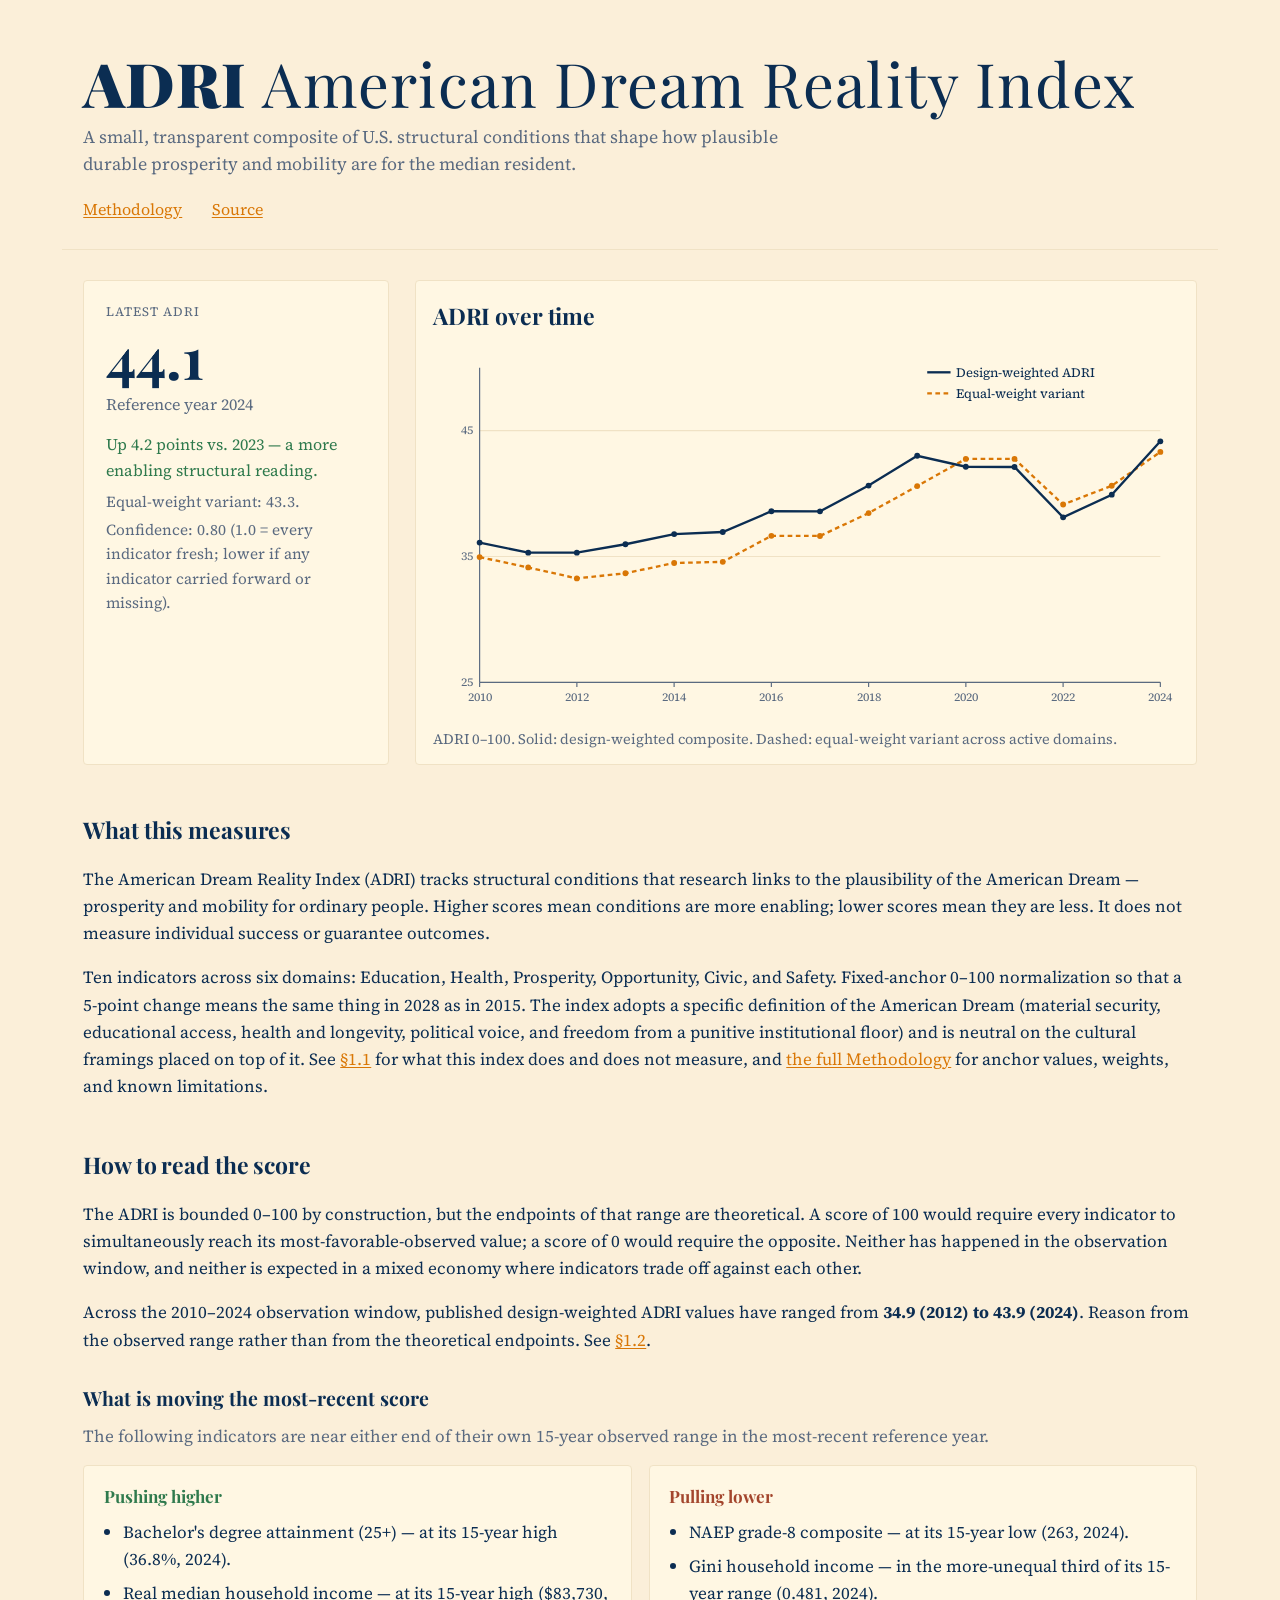
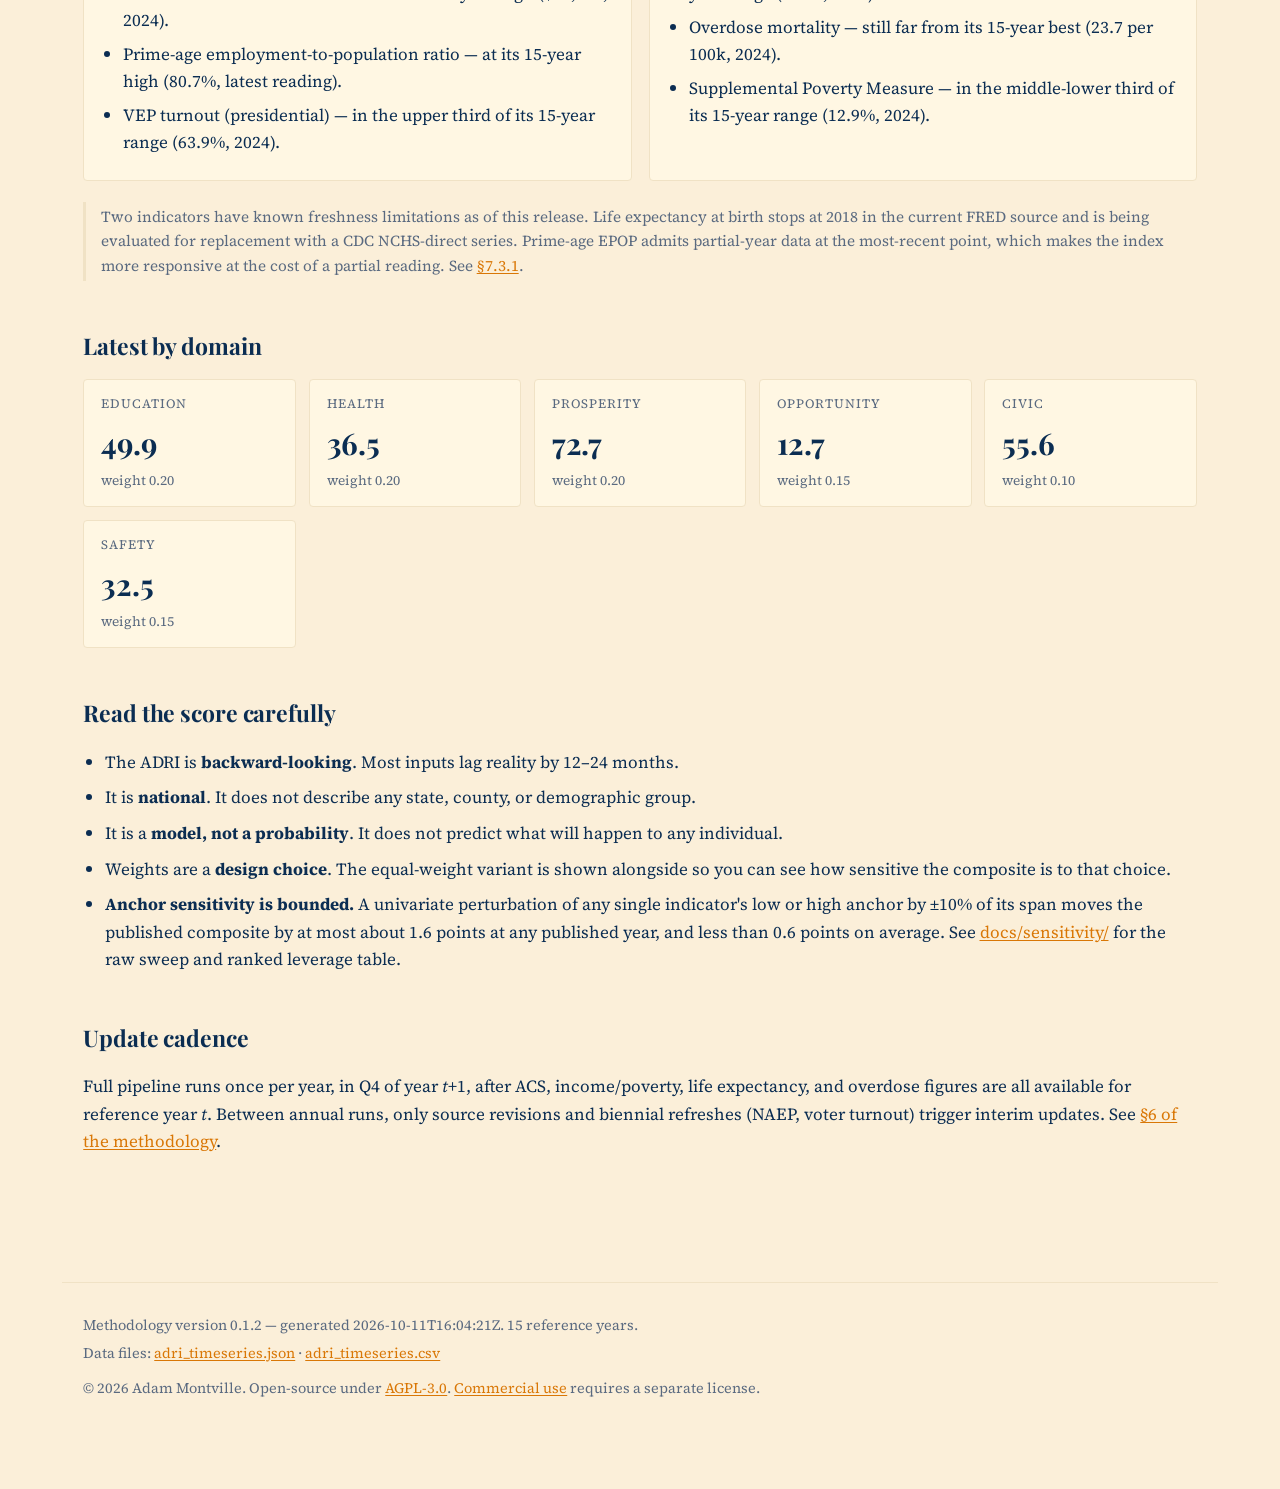
<file: site/index.html>
<!doctype html>
<html lang="en">
<head>
  <meta charset="utf-8"/>
  <meta name="viewport" content="width=device-width, initial-scale=1"/>
  <!-- Google tag (gtag.js) -->
  <script async src="https://www.googletagmanager.com/gtag/js?id=G-K42086KYR5"></script>
  <script>
    window.dataLayer = window.dataLayer || [];
    function gtag(){dataLayer.push(arguments);}
    gtag('js', new Date());
    gtag('config', 'G-K42086KYR5');
  </script>
  <title>American Dream Reality Index</title>
  <link rel="preconnect" href="https://fonts.googleapis.com"/>
  <link rel="preconnect" href="https://fonts.gstatic.com" crossorigin/>
  <link href="https://fonts.googleapis.com/css2?family=Playfair+Display:wght@400;700;900&family=Source+Serif+4:opsz,wght@8..60,400;8..60,600;8..60,700&display=swap" rel="stylesheet"/>
  <link rel="stylesheet" href="assets/style.css"/>
</head>
<body>
  <header class="site-header">
    <p class="wordmark"><span class="wordmark-mono">ADRI</span> <span class="wordmark-thin">American Dream Reality Index</span></p>
    <p class="tagline">
      A small, transparent composite of U.S. structural conditions that
      shape how plausible durable prosperity and mobility are for the
      median resident.
    </p>
    <nav>
      <a href="methodology.html">Methodology</a>
      <a href="https://github.com/AdamMontville/american-dream-reality-index">Source</a>
    </nav>
  </header>

  <main>
    <section class="latest">
      <div class="latest-card" id="latest-card">
        <p class="latest-label">Latest ADRI</p>
        <p class="latest-value" id="latest-value">—</p>
        <p class="latest-year" id="latest-year">loading…</p>
        <p class="latest-trend" id="latest-trend"></p>
        <p class="latest-equal" id="latest-equal"></p>
        <p class="latest-confidence" id="latest-confidence"></p>
      </div>
      <div class="chart-wrap">
        <h2>ADRI over time</h2>
        <div id="chart-container"></div>
        <p class="chart-caption" id="chart-caption"></p>
      </div>
    </section>

    <section class="what">
      <h2>What this measures</h2>
      <p>
        The American Dream Reality Index (ADRI) tracks structural
        conditions that research links to the plausibility of the
        American Dream — prosperity and mobility for ordinary people.
        Higher scores mean conditions are more enabling; lower scores mean
        they are less. It does not measure individual success or
        guarantee outcomes.
      </p>
      <p>
        Ten indicators across six domains: Education, Health, Prosperity,
        Opportunity, Civic, and Safety. Fixed-anchor 0–100 normalization
        so that a 5-point change means the same thing in 2028 as in 2015.
        The index adopts a specific definition of the American Dream
        (material security, educational access, health and longevity,
        political voice, and freedom from a punitive institutional floor)
        and is neutral on the cultural framings placed on top of it. See
        <a href="methodology.html#1-1-what-we-mean-by-the-american-dream">§1.1</a>
        for what this index does and does not measure, and
        <a href="methodology.html">the full Methodology</a> for anchor
        values, weights, and known limitations.
      </p>
    </section>

    <section class="reading">
      <h2>How to read the score</h2>
      <p>
        The ADRI is bounded 0–100 by construction, but the endpoints of
        that range are theoretical. A score of 100 would require every
        indicator to simultaneously reach its most-favorable-observed
        value; a score of 0 would require the opposite. Neither has
        happened in the observation window, and neither is expected in a
        mixed economy where indicators trade off against each other.
      </p>
      <p>
        Across the 2010–2024 observation window, published design-weighted
        ADRI values have ranged from <strong>34.9 (2012) to 43.9
        (2024)</strong>. Reason from the observed range rather than from
        the theoretical endpoints. See
        <a href="methodology.html#1-2-the-0-100-scale-in-practice">§1.2</a>.
      </p>
      <h3>What is moving the most-recent score</h3>
      <p class="reading-lede">
        The following indicators are near either end of their own
        15-year observed range in the most-recent reference year.
      </p>
      <div class="reading-cols">
        <div class="reading-col reading-up">
          <h4>Pushing higher</h4>
          <ul>
            <li>Bachelor's degree attainment (25+) — at its 15-year high (36.8%, 2024).</li>
            <li>Real median household income — at its 15-year high ($83,730, 2024).</li>
            <li>Prime-age employment-to-population ratio — at its 15-year high (80.7%, latest reading).</li>
            <li>VEP turnout (presidential) — in the upper third of its 15-year range (63.9%, 2024).</li>
          </ul>
        </div>
        <div class="reading-col reading-down">
          <h4>Pulling lower</h4>
          <ul>
            <li>NAEP grade-8 composite — at its 15-year low (263, 2024).</li>
            <li>Gini household income — in the more-unequal third of its 15-year range (0.481, 2024).</li>
            <li>Overdose mortality — still far from its 15-year best (23.7 per 100k, 2024).</li>
            <li>Supplemental Poverty Measure — in the middle-lower third of its 15-year range (12.9%, 2024).</li>
          </ul>
        </div>
      </div>
      <p class="reading-note">
        Two indicators have known freshness limitations as of this
        release. Life expectancy at birth stops at 2018 in the current
        FRED source and is being evaluated for replacement with a CDC
        NCHS-direct series. Prime-age EPOP admits partial-year data at
        the most-recent point, which makes the index more responsive at
        the cost of a partial reading. See
        <a href="methodology.html#7-3-1-known-indicator-level-freshness-limitations-as-of-v1-0-0">§7.3.1</a>.
      </p>
    </section>

    <section class="domains">
      <h2>Latest by domain</h2>
      <div id="domain-grid" class="domain-grid"></div>
    </section>

    <section class="caveats">
      <h2>Read the score carefully</h2>
      <ul>
        <li>
          The ADRI is <strong>backward-looking</strong>. Most inputs lag
          reality by 12–24 months.
        </li>
        <li>
          It is <strong>national</strong>. It does not describe any state,
          county, or demographic group.
        </li>
        <li>
          It is a <strong>model, not a probability</strong>. It does not
          predict what will happen to any individual.
        </li>
        <li>
          Weights are a <strong>design choice</strong>. The equal-weight
          variant is shown alongside so you can see how sensitive the
          composite is to that choice.
        </li>
        <li>
          <strong>Anchor sensitivity is bounded.</strong> A univariate
          perturbation of any single indicator's low or high anchor by
          ±10% of its span moves the published composite by at most
          about 1.6 points at any published year, and less than 0.6
          points on average. See
          <a href="https://github.com/AdamMontville/american-dream-reality-index/tree/main/docs/sensitivity">docs/sensitivity/</a>
          for the raw sweep and ranked leverage table.
        </li>
      </ul>
    </section>

    <section class="update-info">
      <h2>Update cadence</h2>
      <p>
        Full pipeline runs once per year, in Q4 of year <em>t</em>+1,
        after ACS, income/poverty, life expectancy, and overdose figures
        are all available for reference year <em>t</em>. Between annual
        runs, only source revisions and biennial refreshes (NAEP, voter
        turnout) trigger interim updates. See
        <a href="methodology.html#6-update-cadence-versioning-and-revisions">
          §6 of the methodology</a>.
      </p>
    </section>
  </main>

  <footer class="site-footer">
    <p id="footer-meta">Loading metadata…</p>
    <p>
      Data files:
      <a href="assets/adri_timeseries.json">adri_timeseries.json</a>
      ·
      <a href="assets/adri_timeseries.csv">adri_timeseries.csv</a>
    </p>
    <p class="footer-license">
      © 2026 Adam Montville.
      Open-source under
      <a href="https://github.com/AdamMontville/american-dream-reality-index/blob/main/LICENSE.md">AGPL-3.0</a>.
      <a href="https://github.com/AdamMontville/american-dream-reality-index/blob/main/COMMERCIAL_LICENSE.md">Commercial use</a>
      requires a separate license.
    </p>
  </footer>

  <script src="assets/app.js"></script>
</body>
</html>
</file>
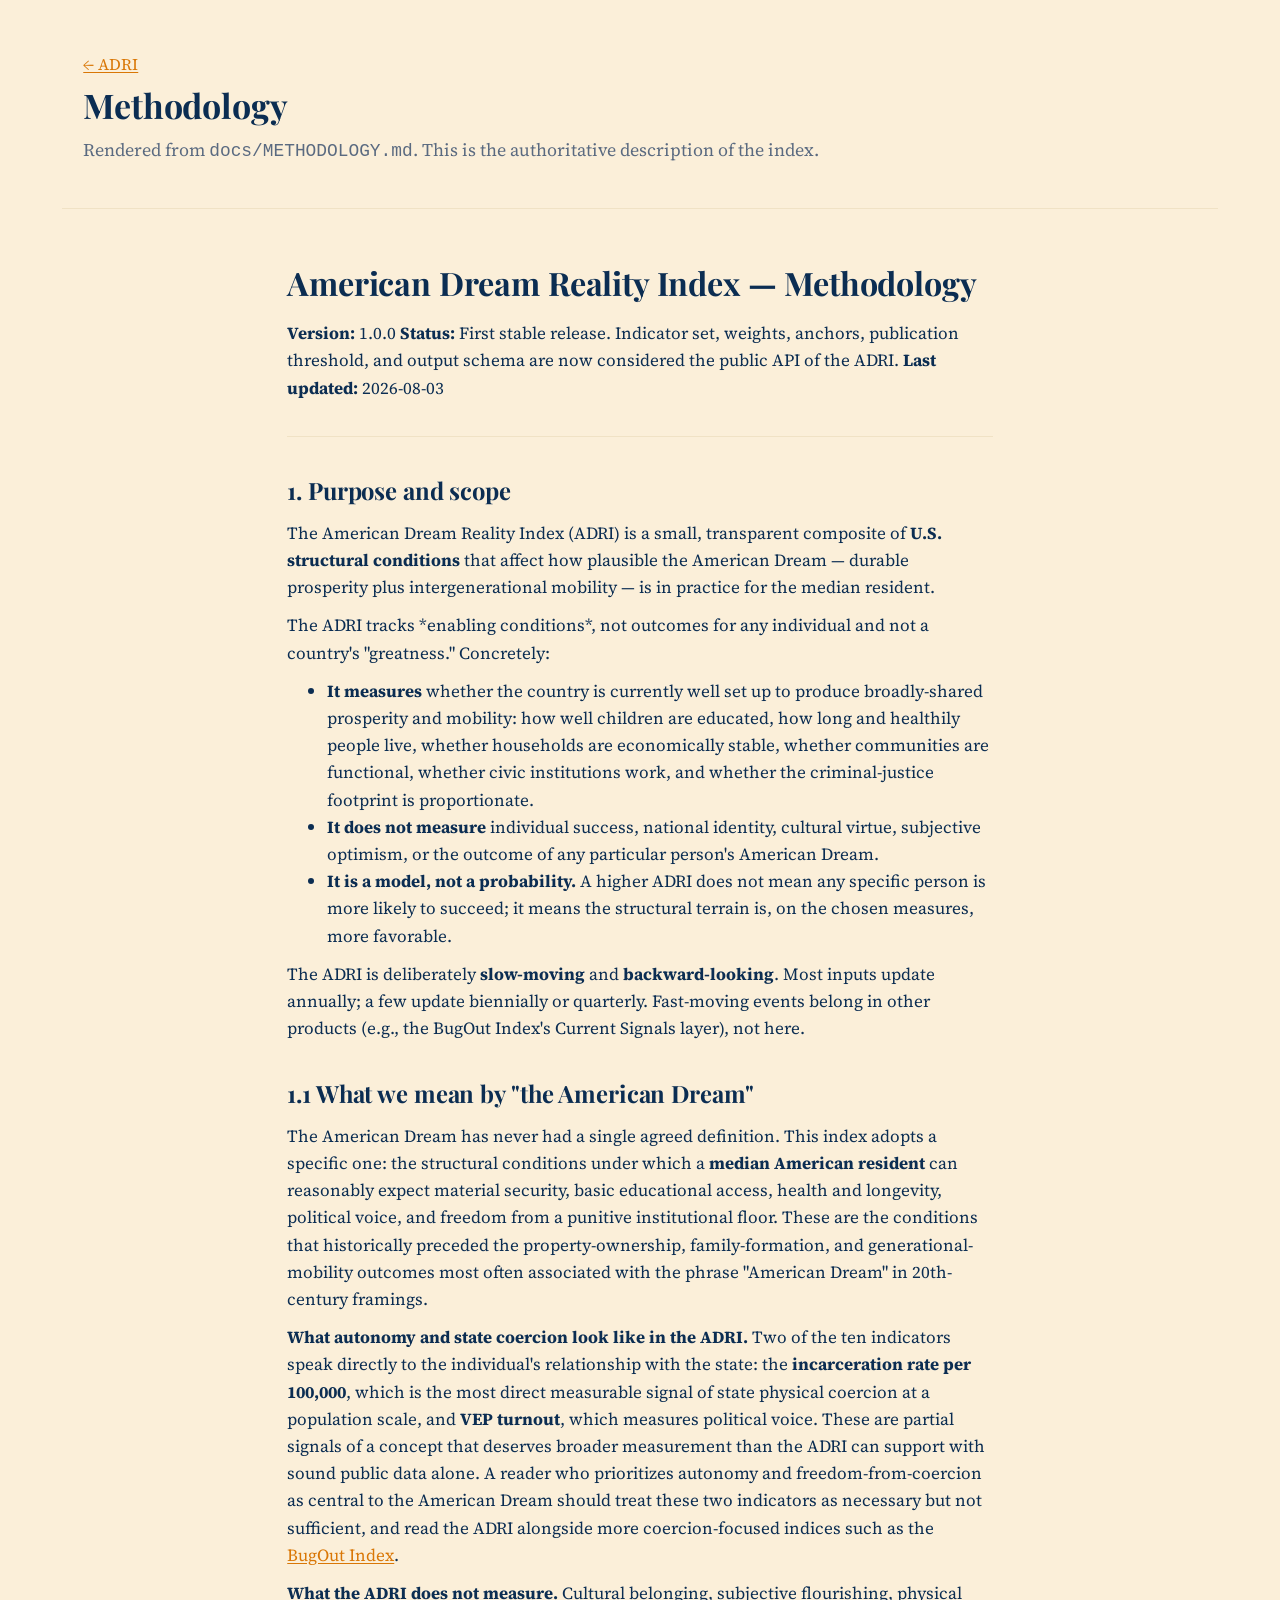
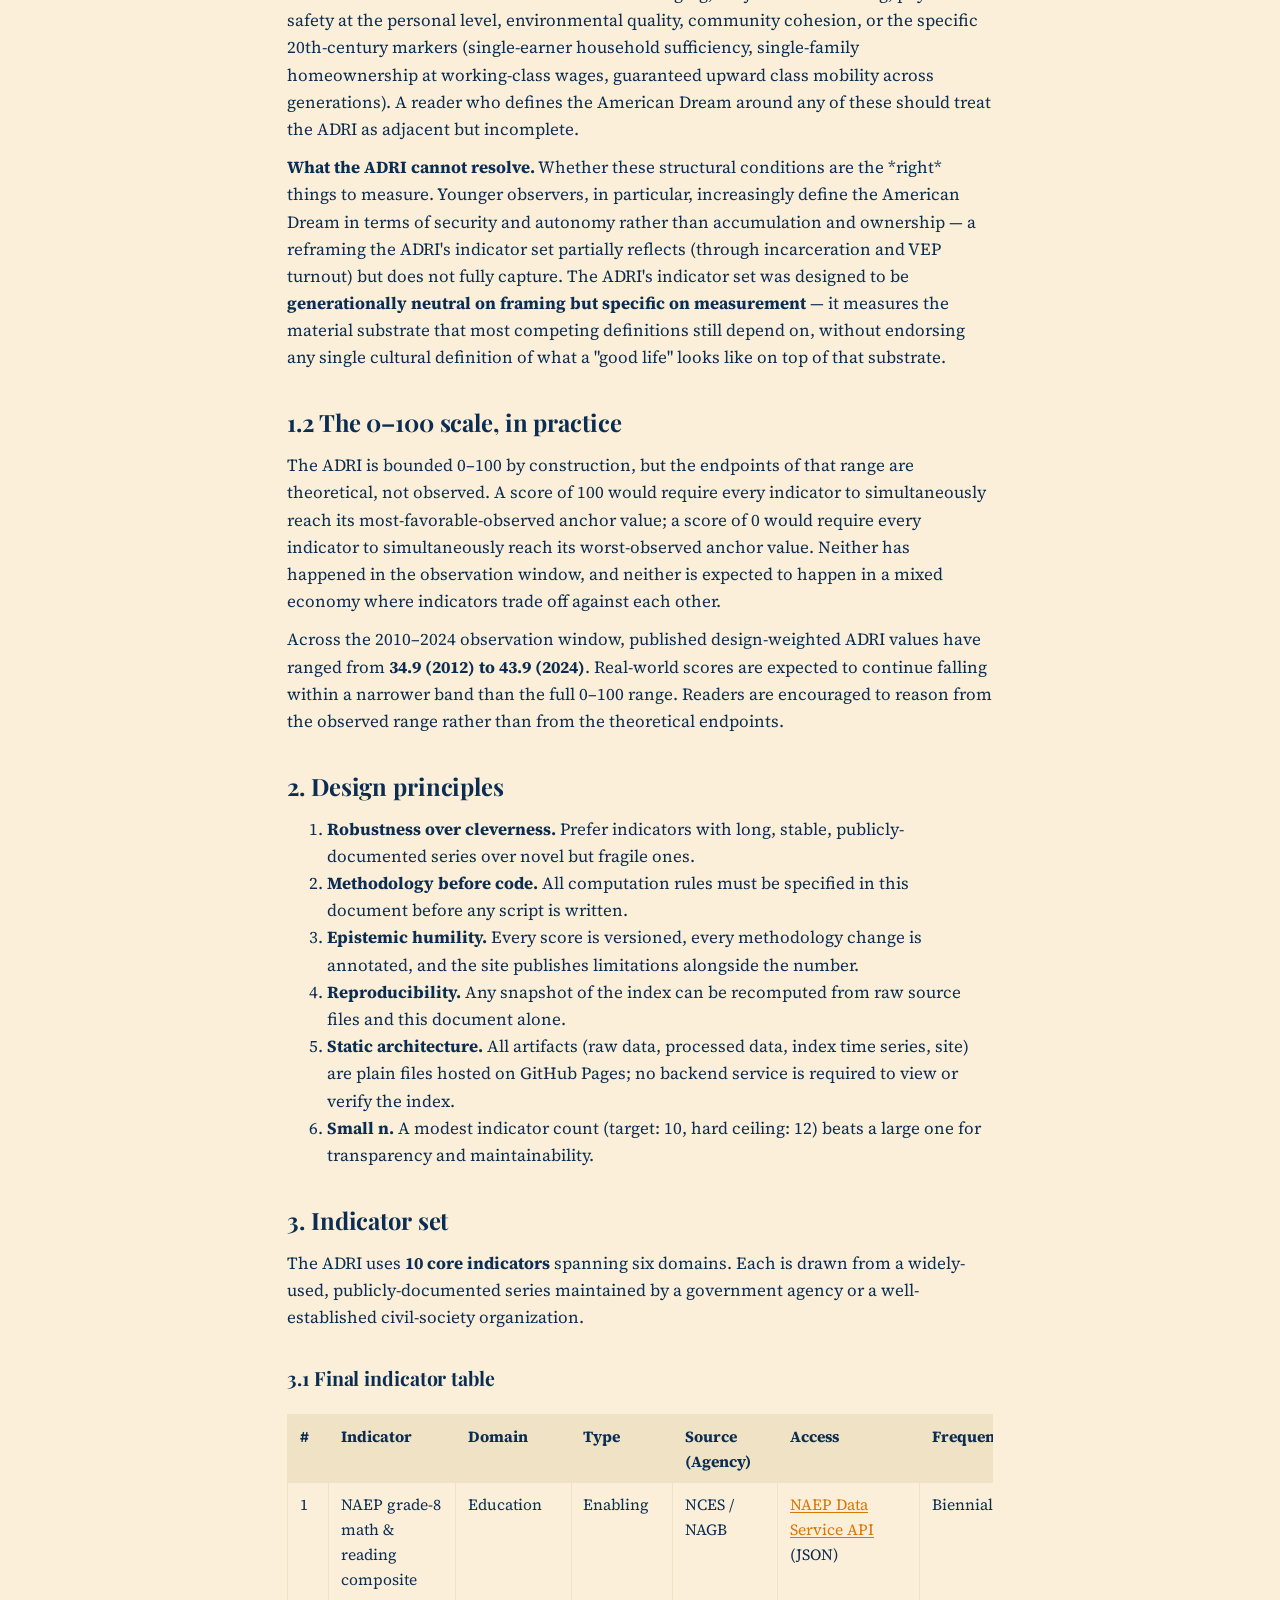
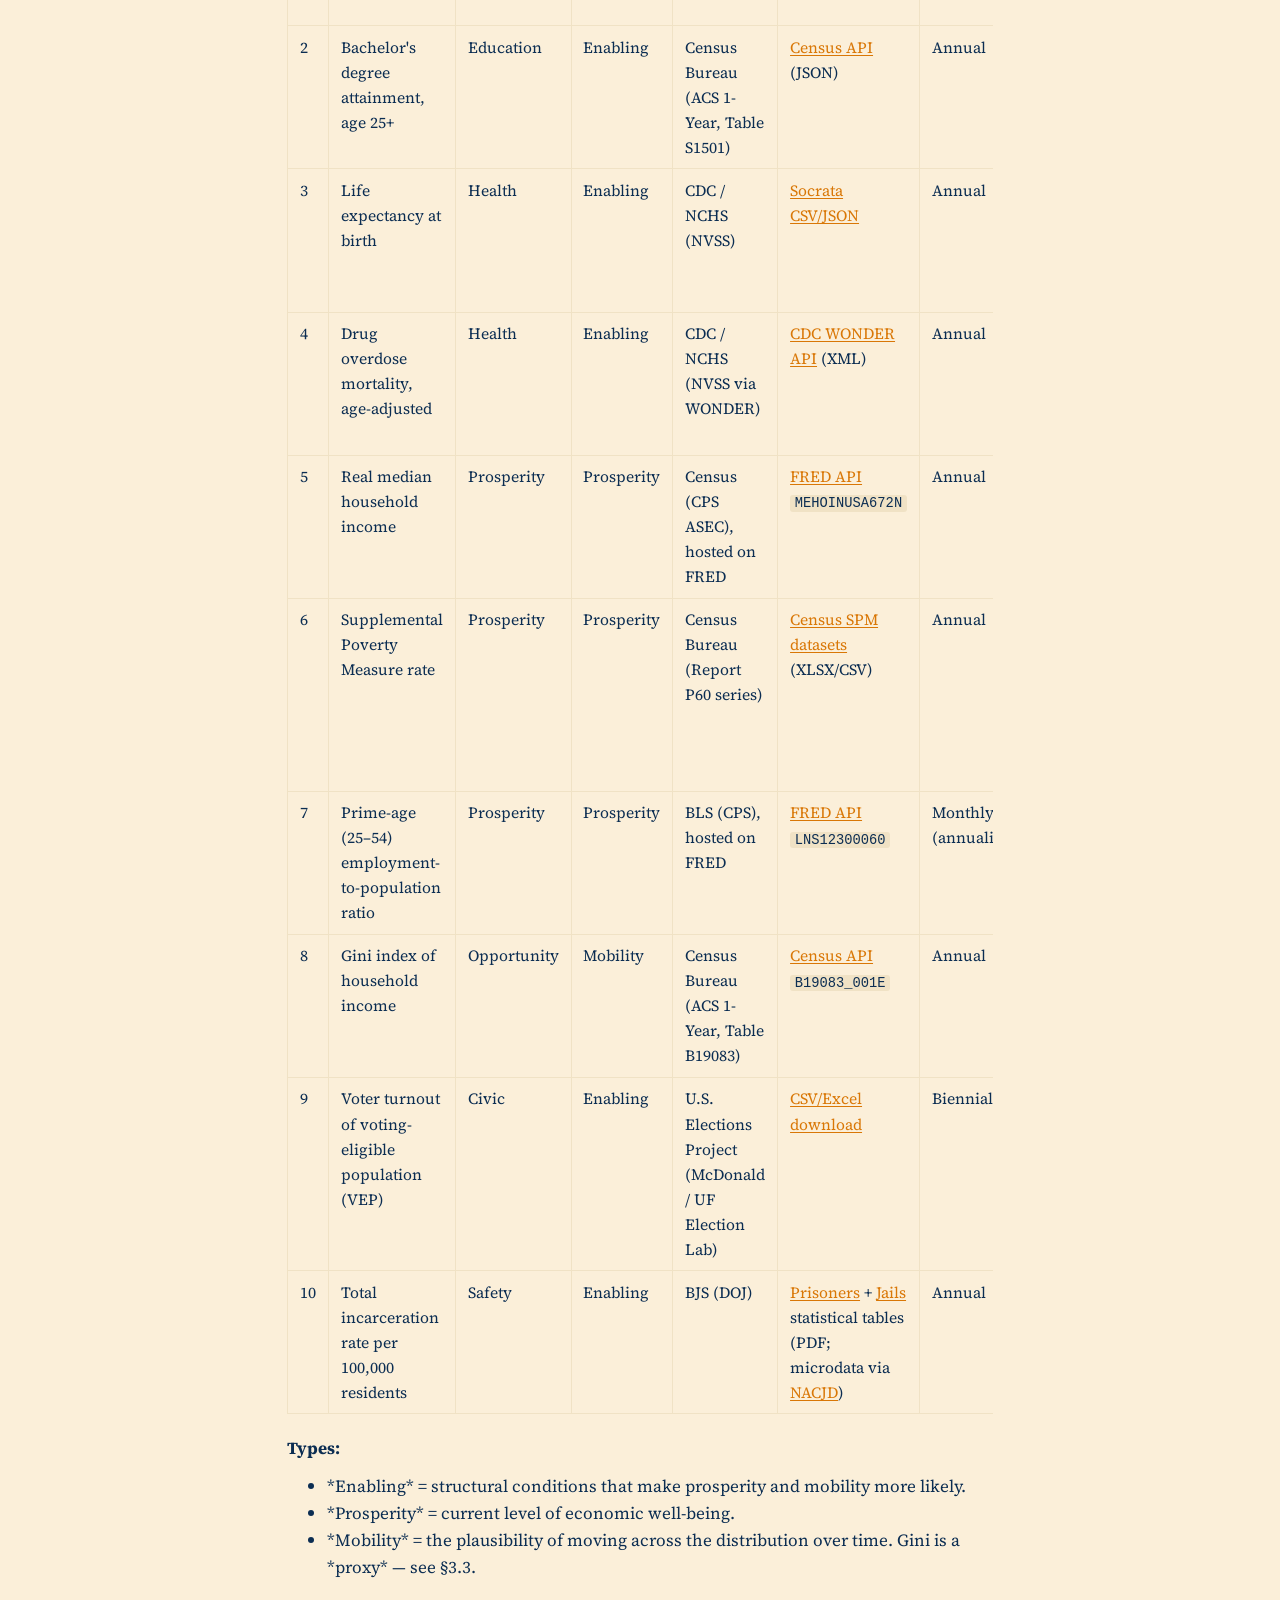
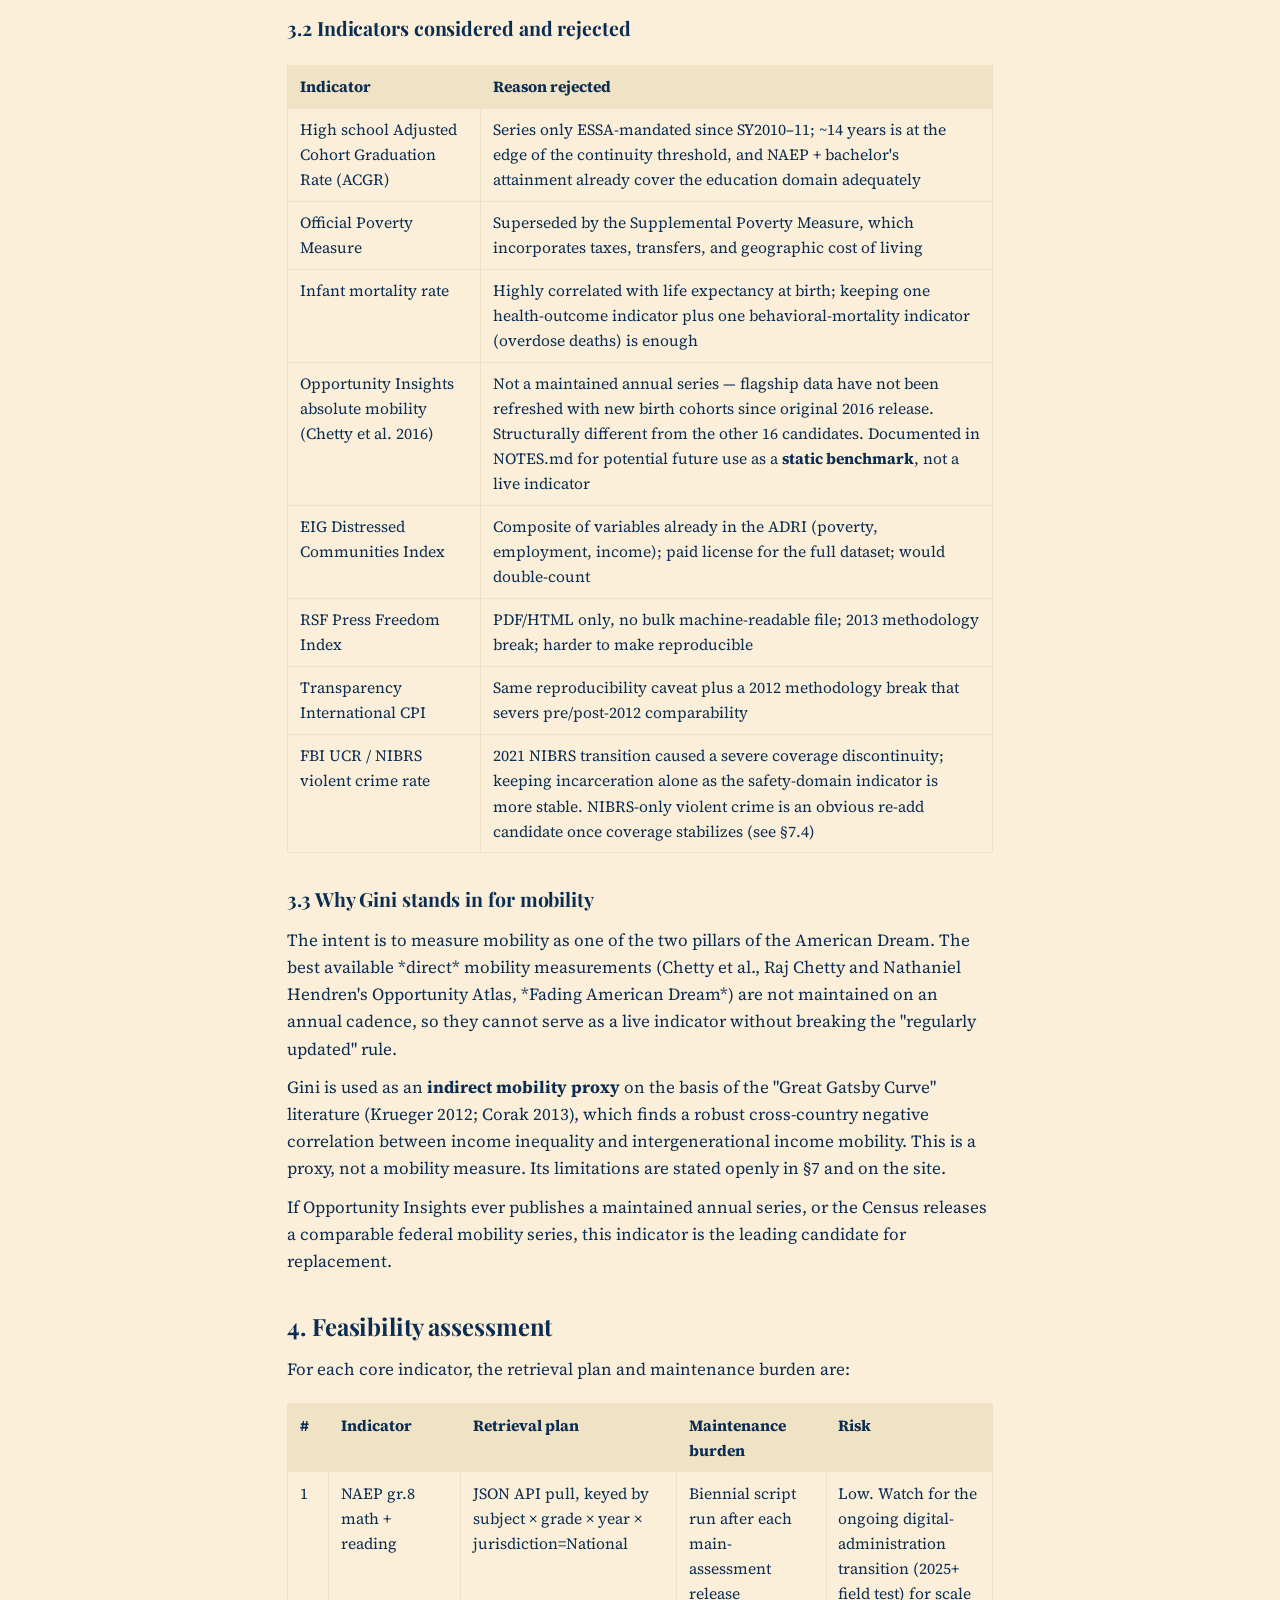
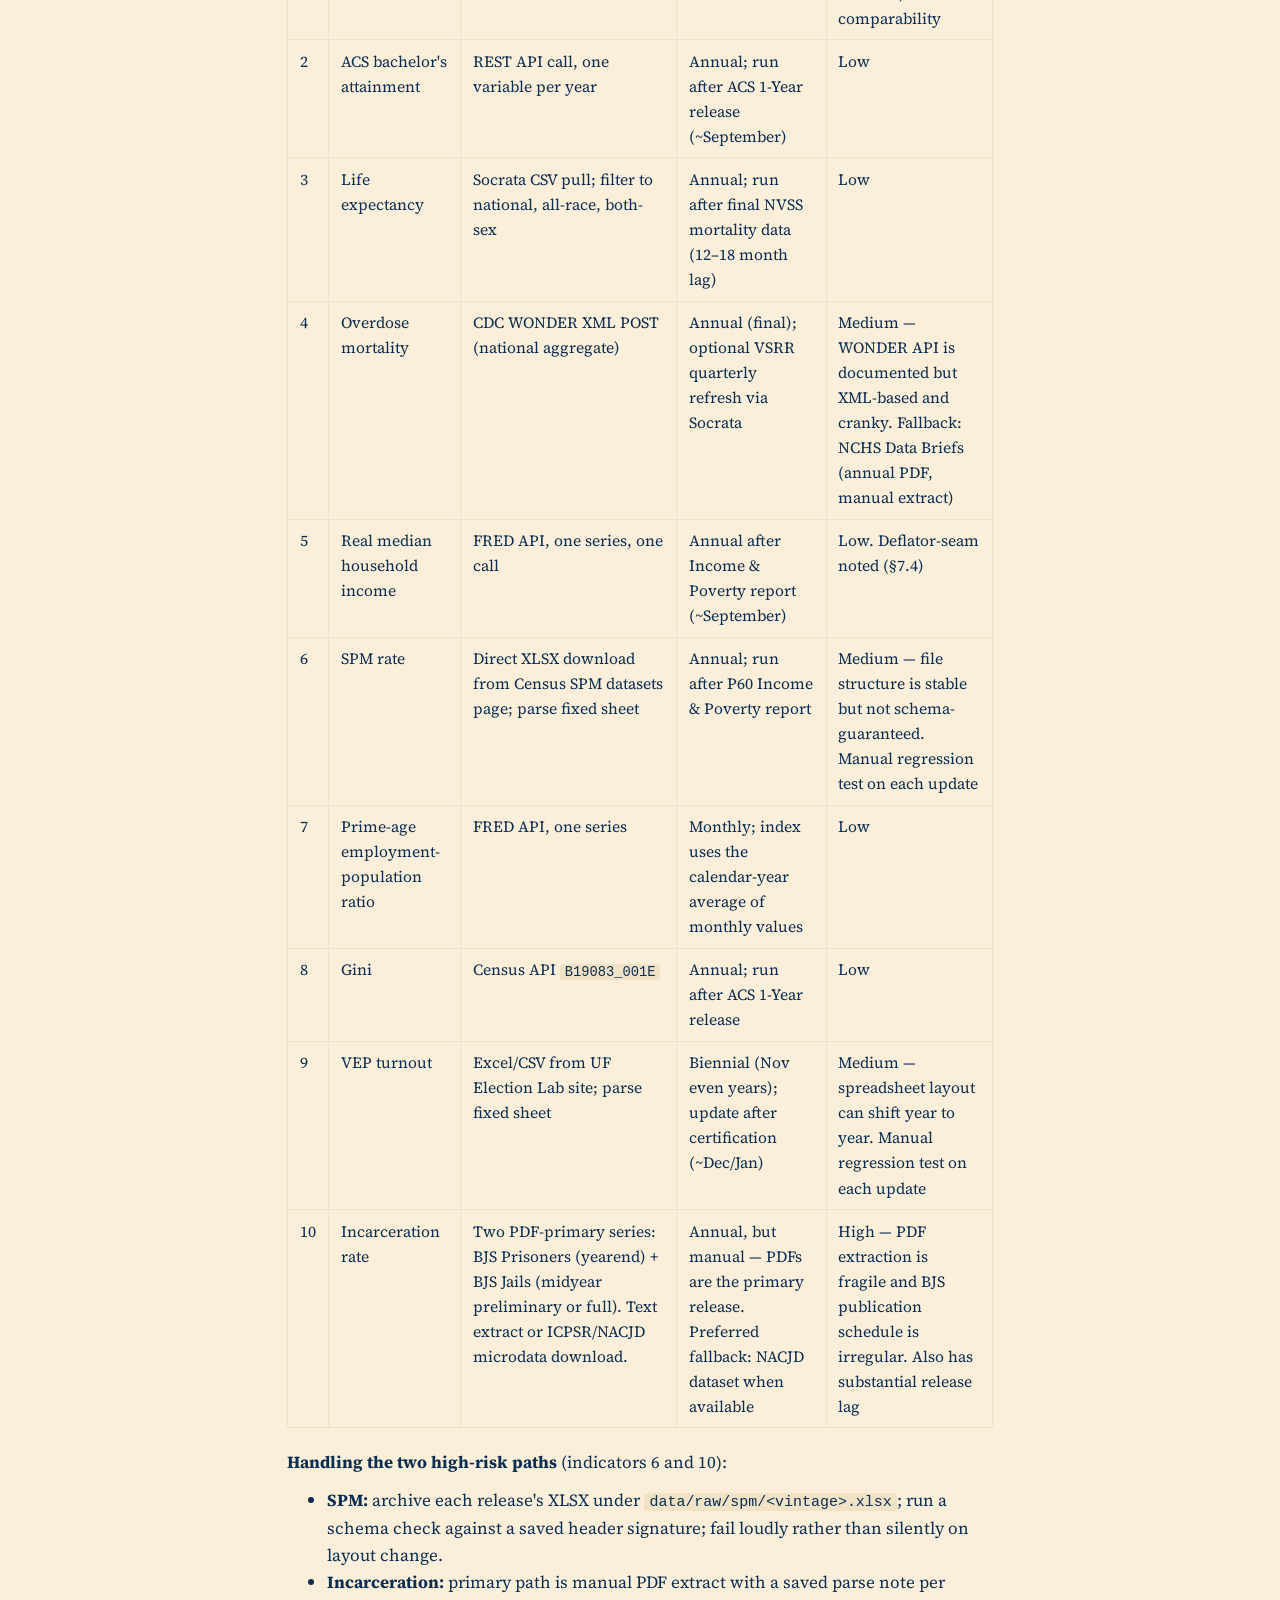
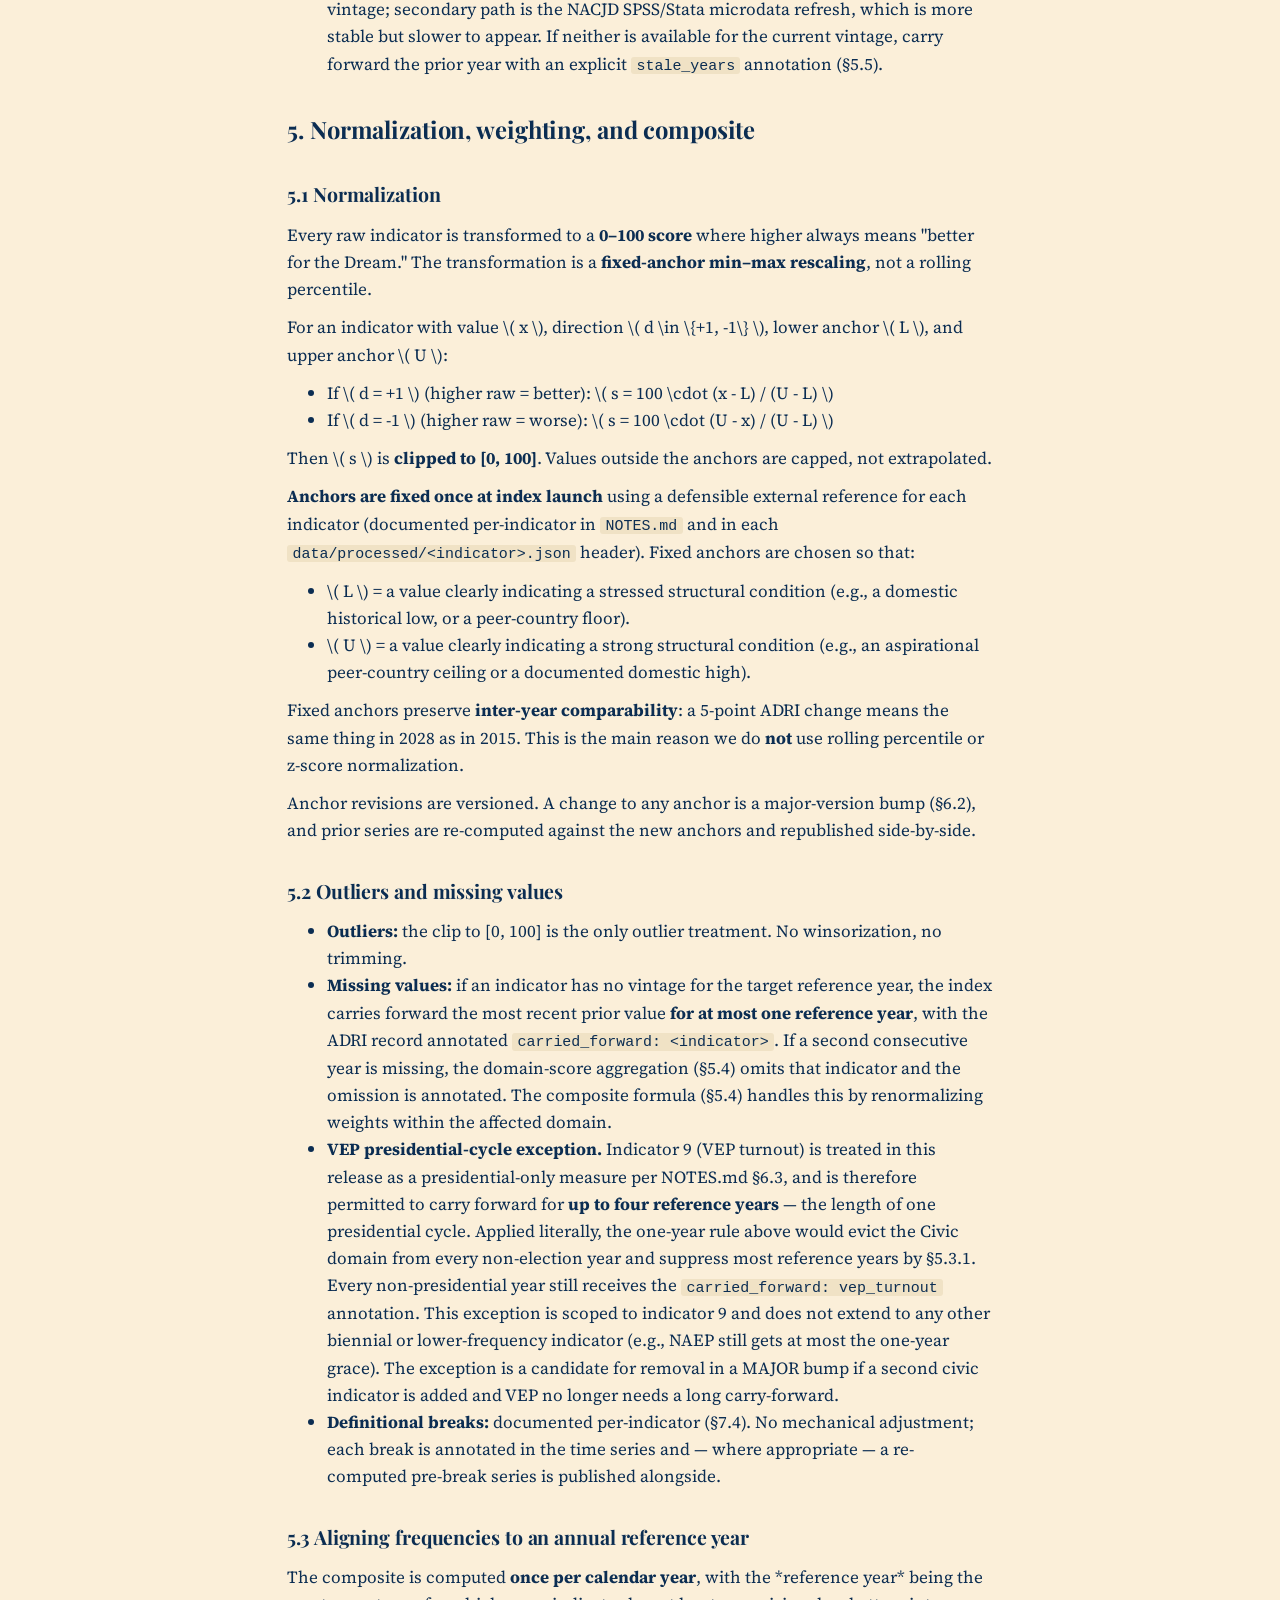
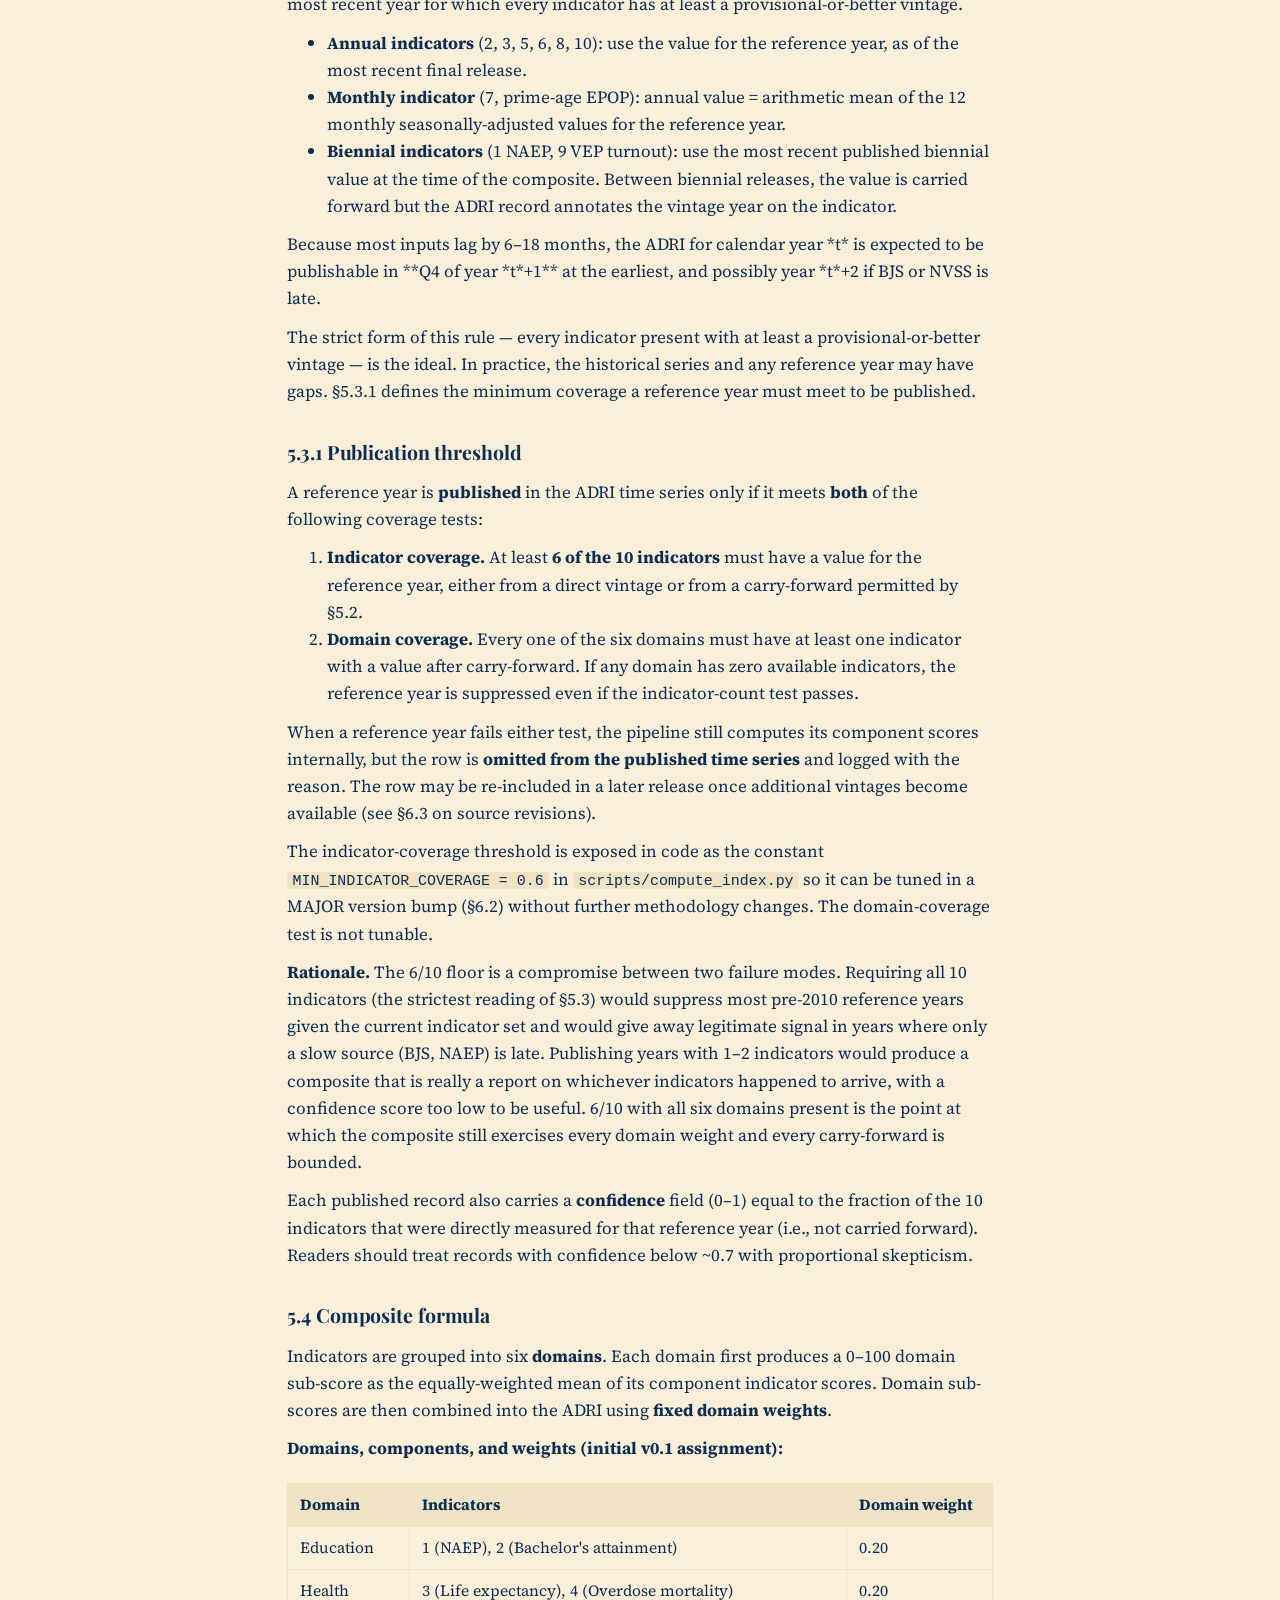
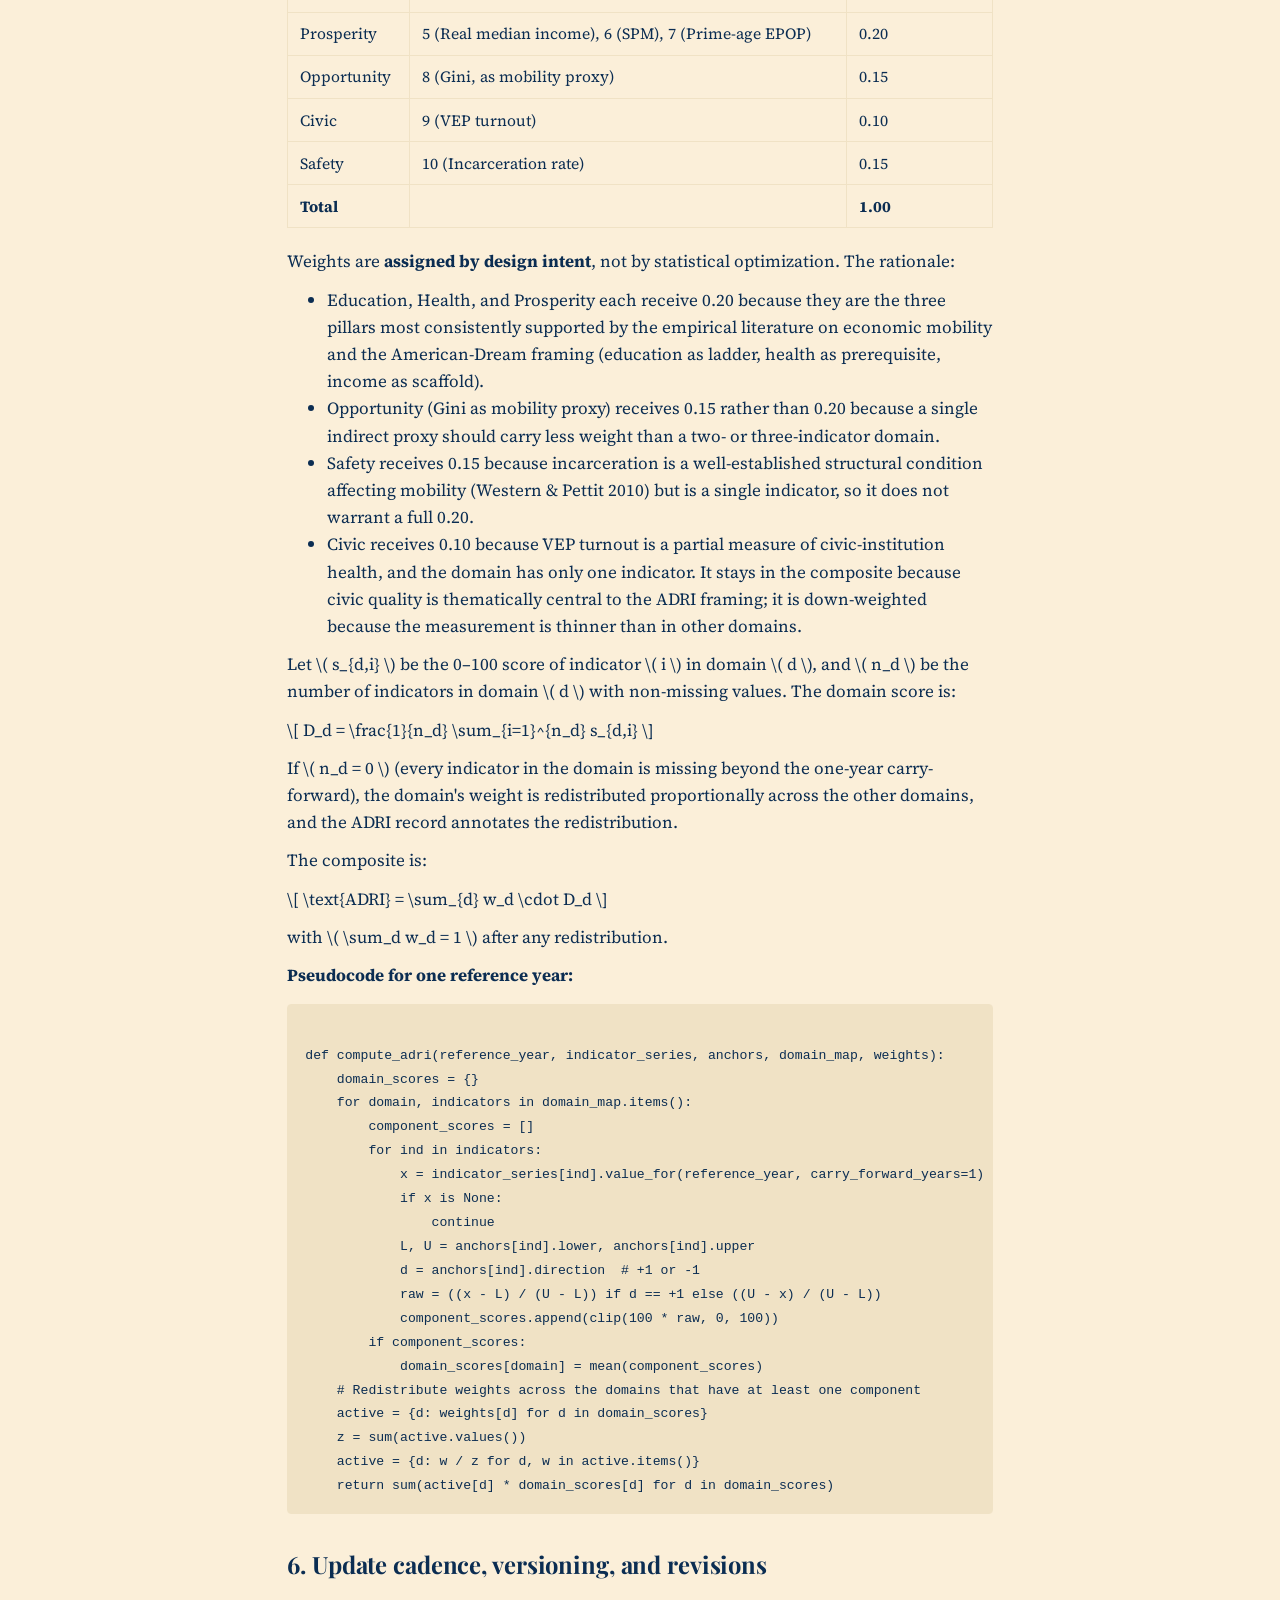
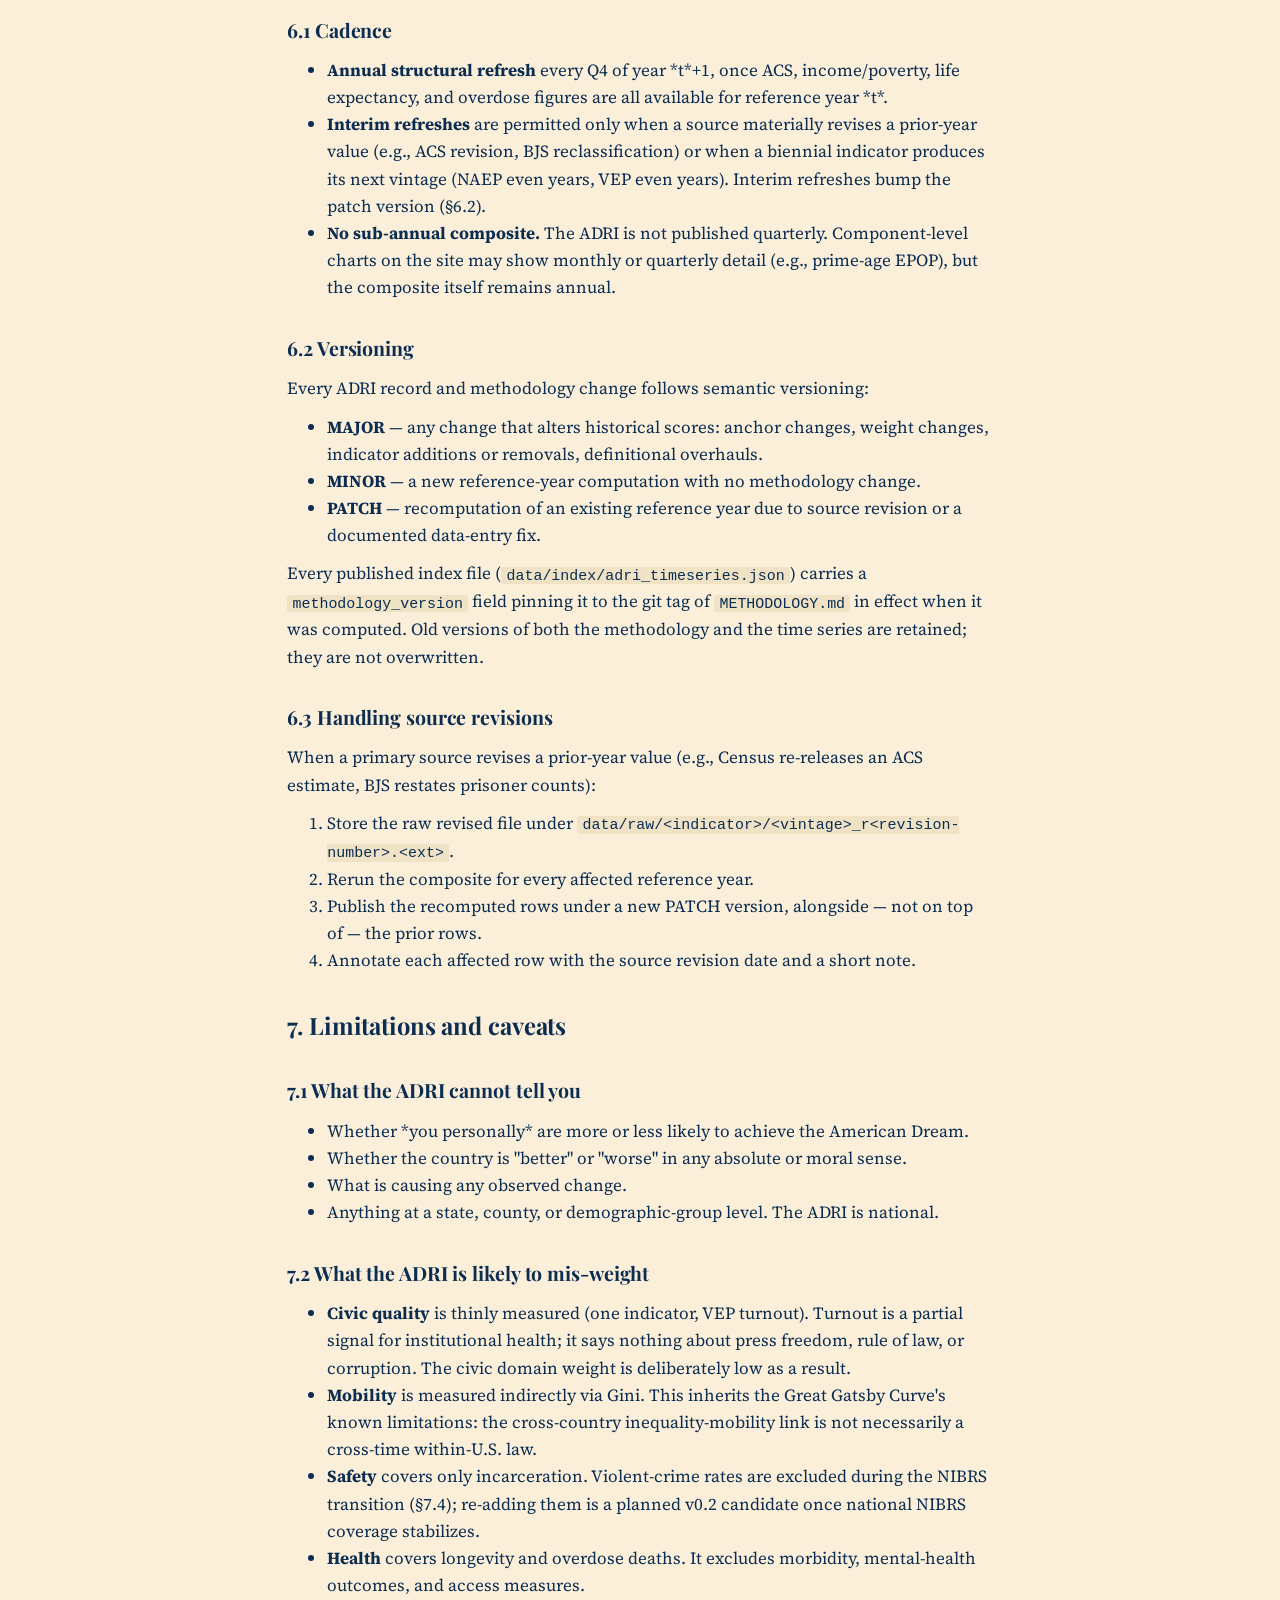
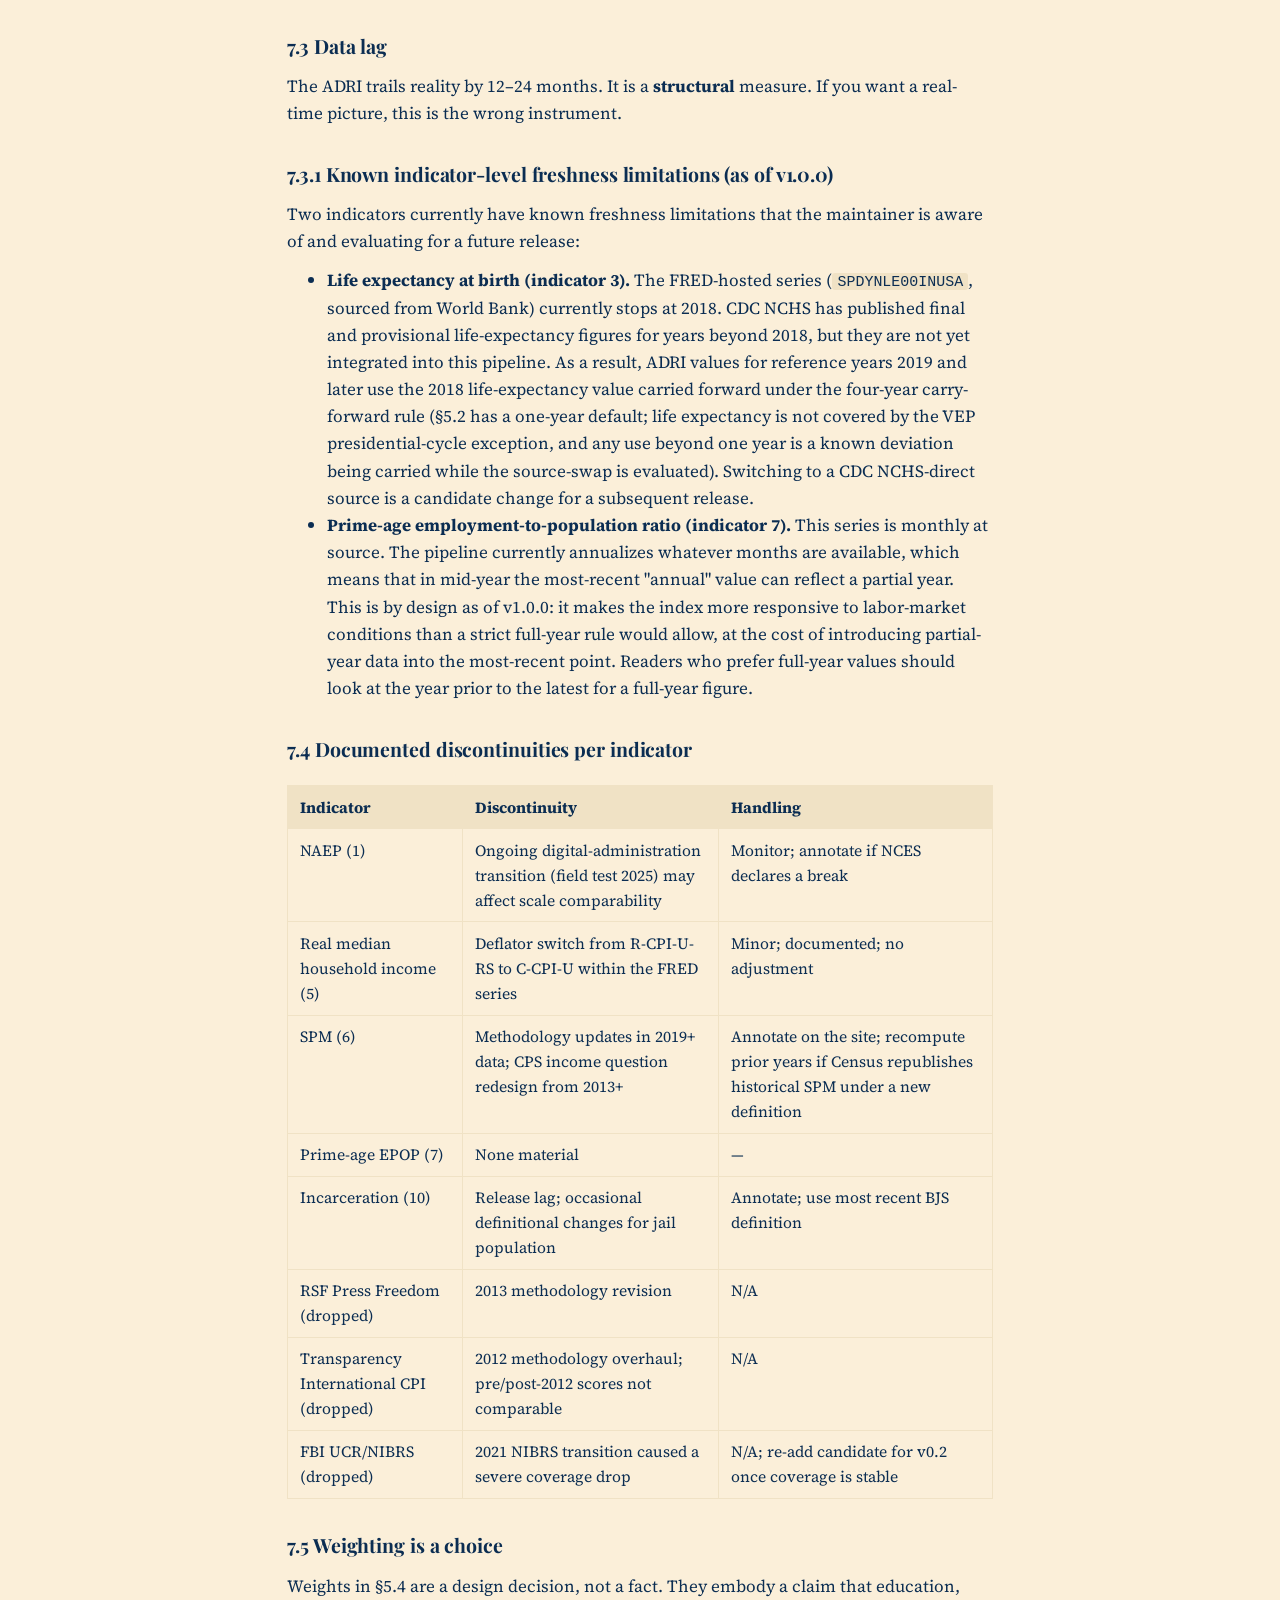
<file: site/methodology.html>
<!doctype html>
<html lang="en">
<head>
  <meta charset="utf-8"/>
  <meta name="viewport" content="width=device-width, initial-scale=1"/>
  <!-- Google tag (gtag.js) -->
  <script async src="https://www.googletagmanager.com/gtag/js?id=G-K42086KYR5"></script>
  <script>
    window.dataLayer = window.dataLayer || [];
    function gtag(){dataLayer.push(arguments);}
    gtag('js', new Date());
    gtag('config', 'G-K42086KYR5');
  </script>
  <title>American Dream Reality Index — Methodology</title>
  <link rel="preconnect" href="https://fonts.googleapis.com"/>
  <link rel="preconnect" href="https://fonts.gstatic.com" crossorigin/>
  <link href="https://fonts.googleapis.com/css2?family=Playfair+Display:wght@400;700;900&family=Source+Serif+4:opsz,wght@8..60,400;8..60,600;8..60,700&display=swap" rel="stylesheet"/>
  <link rel="stylesheet" href="assets/style.css"/>
</head>
<body>
  <header class="site-header">
    <nav><a href="index.html">← ADRI</a></nav>
    <h1>Methodology</h1>
    <p class="tagline">
      Rendered from
      <code>docs/METHODOLOGY.md</code>.
      This is the authoritative description of the index.
    </p>
  </header>
  <main class="prose">
    <h1 id="american-dream-reality-index-methodology">American Dream Reality Index — Methodology</h1>
<p><strong>Version:</strong> 1.0.0 <strong>Status:</strong> First stable release. Indicator set, weights, anchors, publication threshold, and output schema are now considered the public API of the ADRI. <strong>Last updated:</strong> 2026-08-03</p>
<hr/>
<h2 id="1-purpose-and-scope">1. Purpose and scope</h2>
<p>The American Dream Reality Index (ADRI) is a small, transparent composite of <strong>U.S. structural conditions</strong> that affect how plausible the American Dream — durable prosperity plus intergenerational mobility — is in practice for the median resident.</p>
<p>The ADRI tracks *enabling conditions*, not outcomes for any individual and not a country's "greatness." Concretely:</p>
<ul><li><strong>It measures</strong> whether the country is currently well set up to produce broadly-shared prosperity and mobility: how well children are educated, how long and healthily people live, whether households are economically stable, whether communities are functional, whether civic institutions work, and whether the criminal-justice footprint is proportionate.</li><li><strong>It does not measure</strong> individual success, national identity, cultural virtue, subjective optimism, or the outcome of any particular person's American Dream.</li><li><strong>It is a model, not a probability.</strong> A higher ADRI does not mean any specific person is more likely to succeed; it means the structural terrain is, on the chosen measures, more favorable.</li></ul>
<p>The ADRI is deliberately <strong>slow-moving</strong> and <strong>backward-looking</strong>. Most inputs update annually; a few update biennially or quarterly. Fast-moving events belong in other products (e.g., the BugOut Index's Current Signals layer), not here.</p>
<h2 id="1-1-what-we-mean-by-the-american-dream">1.1 What we mean by "the American Dream"</h2>
<p>The American Dream has never had a single agreed definition. This index adopts a specific one: the structural conditions under which a <strong>median American resident</strong> can reasonably expect material security, basic educational access, health and longevity, political voice, and freedom from a punitive institutional floor. These are the conditions that historically preceded the property-ownership, family-formation, and generational-mobility outcomes most often associated with the phrase "American Dream" in 20th-century framings.</p>
<p><strong>What autonomy and state coercion look like in the ADRI.</strong> Two of the ten indicators speak directly to the individual's relationship with the state: the <strong>incarceration rate per 100,000</strong>, which is the most direct measurable signal of state physical coercion at a population scale, and <strong>VEP turnout</strong>, which measures political voice. These are partial signals of a concept that deserves broader measurement than the ADRI can support with sound public data alone. A reader who prioritizes autonomy and freedom-from-coercion as central to the American Dream should treat these two indicators as necessary but not sufficient, and read the ADRI alongside more coercion-focused indices such as the <a href="https://adammontville.github.io/bugout-index/">BugOut Index</a>.</p>
<p><strong>What the ADRI does not measure.</strong> Cultural belonging, subjective flourishing, physical safety at the personal level, environmental quality, community cohesion, or the specific 20th-century markers (single-earner household sufficiency, single-family homeownership at working-class wages, guaranteed upward class mobility across generations). A reader who defines the American Dream around any of these should treat the ADRI as adjacent but incomplete.</p>
<p><strong>What the ADRI cannot resolve.</strong> Whether these structural conditions are the *right* things to measure. Younger observers, in particular, increasingly define the American Dream in terms of security and autonomy rather than accumulation and ownership — a reframing the ADRI's indicator set partially reflects (through incarceration and VEP turnout) but does not fully capture. The ADRI's indicator set was designed to be <strong>generationally neutral on framing but specific on measurement</strong> — it measures the material substrate that most competing definitions still depend on, without endorsing any single cultural definition of what a "good life" looks like on top of that substrate.</p>
<h2 id="1-2-the-0-100-scale-in-practice">1.2 The 0–100 scale, in practice</h2>
<p>The ADRI is bounded 0–100 by construction, but the endpoints of that range are theoretical, not observed. A score of 100 would require every indicator to simultaneously reach its most-favorable-observed anchor value; a score of 0 would require every indicator to simultaneously reach its worst-observed anchor value. Neither has happened in the observation window, and neither is expected to happen in a mixed economy where indicators trade off against each other.</p>
<p>Across the 2010–2024 observation window, published design-weighted ADRI values have ranged from <strong>34.9 (2012) to 43.9 (2024)</strong>. Real-world scores are expected to continue falling within a narrower band than the full 0–100 range. Readers are encouraged to reason from the observed range rather than from the theoretical endpoints.</p>
<h2 id="2-design-principles">2. Design principles</h2>
<ol><li><strong>Robustness over cleverness.</strong> Prefer indicators with long, stable, publicly-documented series over novel but fragile ones.</li><li><strong>Methodology before code.</strong> All computation rules must be specified in this document before any script is written.</li><li><strong>Epistemic humility.</strong> Every score is versioned, every methodology change is annotated, and the site publishes limitations alongside the number.</li><li><strong>Reproducibility.</strong> Any snapshot of the index can be recomputed from raw source files and this document alone.</li><li><strong>Static architecture.</strong> All artifacts (raw data, processed data, index time series, site) are plain files hosted on GitHub Pages; no backend service is required to view or verify the index.</li><li><strong>Small n.</strong> A modest indicator count (target: 10, hard ceiling: 12) beats a large one for transparency and maintainability.</li></ol>
<h2 id="3-indicator-set">3. Indicator set</h2>
<p>The ADRI uses <strong>10 core indicators</strong> spanning six domains. Each is drawn from a widely-used, publicly-documented series maintained by a government agency or a well-established civil-society organization.</p>
<h3 id="3-1-final-indicator-table">3.1 Final indicator table</h3>
<div class="table-wrap"><table><thead><tr><th>#</th><th>Indicator</th><th>Domain</th><th>Type</th><th>Source (Agency)</th><th>Access</th><th>Frequency</th><th>Direction</th><th>Notes</th></tr></thead><tbody><tr><td>1</td><td>NAEP grade-8 math &amp; reading composite</td><td>Education</td><td>Enabling</td><td>NCES / NAGB</td><td><a href="https://www.nationsreportcard.gov/DataService/GetAdhocData.aspx">NAEP Data Service API</a> (JSON)</td><td>Biennial</td><td>Higher = better</td><td>Average of gr.8 math + reading scale scores; stable scale since 1990/1992</td></tr><tr><td>2</td><td>Bachelor's degree attainment, age 25+</td><td>Education</td><td>Enabling</td><td>Census Bureau (ACS 1-Year, Table S1501)</td><td><a href="https://api.census.gov/data/2024/acs/acs1/subject">Census API</a> (JSON)</td><td>Annual</td><td>Higher = better</td><td>Adult educational stock; percent with bachelor's degree or higher</td></tr><tr><td>3</td><td>Life expectancy at birth</td><td>Health</td><td>Enabling</td><td>CDC / NCHS (NVSS)</td><td><a href="https://data.cdc.gov/api/views/w9j2-ggv5/rows.csv">Socrata CSV/JSON</a></td><td>Annual</td><td>Higher = better</td><td>Final NVSS series; provisional data ignored for the index</td></tr><tr><td>4</td><td>Drug overdose mortality, age-adjusted</td><td>Health</td><td>Enabling</td><td>CDC / NCHS (NVSS via WONDER)</td><td><a href="https://wonder.cdc.gov/wonder/help/wonder-api.html">CDC WONDER API</a> (XML)</td><td>Annual</td><td>Lower = better</td><td>ICD-10 drug-induced deaths; consistent coding since 1999</td></tr><tr><td>5</td><td>Real median household income</td><td>Prosperity</td><td>Prosperity</td><td>Census (CPS ASEC), hosted on FRED</td><td><a href="https://fred.stlouisfed.org/docs/api/fred/">FRED API</a> <code>MEHOINUSA672N</code></td><td>Annual</td><td>Higher = better</td><td>Real dollars; deflator-seam noted (§7.4)</td></tr><tr><td>6</td><td>Supplemental Poverty Measure rate</td><td>Prosperity</td><td>Prosperity</td><td>Census Bureau (Report P60 series)</td><td><a href="https://www2.census.gov/programs-surveys/supplemental-poverty-measure/datasets/spm/">Census SPM datasets</a> (XLSX/CSV)</td><td>Annual</td><td>Lower = better</td><td>Preferred over the Official Poverty Measure; reflects taxes, transfers, and geographic cost</td></tr><tr><td>7</td><td>Prime-age (25–54) employment-to-population ratio</td><td>Prosperity</td><td>Prosperity</td><td>BLS (CPS), hosted on FRED</td><td><a href="https://fred.stlouisfed.org/docs/api/fred/">FRED API</a> <code>LNS12300060</code></td><td>Monthly (annualized)</td><td>Higher = better</td><td>Annualized to a single yearly value (see §5.3)</td></tr><tr><td>8</td><td>Gini index of household income</td><td>Opportunity</td><td>Mobility</td><td>Census Bureau (ACS 1-Year, Table B19083)</td><td><a href="https://api.census.gov/data/2024/acs/acs1">Census API</a> <code>B19083_001E</code></td><td>Annual</td><td>Lower = better</td><td>Inequality serves as an indirect mobility proxy; see §3.3</td></tr><tr><td>9</td><td>Voter turnout of voting-eligible population (VEP)</td><td>Civic</td><td>Enabling</td><td>U.S. Elections Project (McDonald / UF Election Lab)</td><td><a href="https://election.lab.ufl.edu/data-downloads/turnoutdata/">CSV/Excel download</a></td><td>Biennial</td><td>Higher = better</td><td>General-election years only; midterms and presidentials tracked separately (see §5.4)</td></tr><tr><td>10</td><td>Total incarceration rate per 100,000 residents</td><td>Safety</td><td>Enabling</td><td>BJS (DOJ)</td><td><a href="https://bjs.ojp.gov/library/publications/prisoners-2023-statistical-tables">Prisoners</a> + <a href="https://bjs.ojp.gov/library/publications/jails-report-series-2024-preliminary-data-release">Jails</a> statistical tables (PDF; microdata via <a href="https://www.icpsr.umich.edu/web/NACJD/series/9">NACJD</a>)</td><td>Annual</td><td>Lower = better</td><td>Prisons + jails combined; excludes probation/parole</td></tr></tbody></table></div>
<p><strong>Types:</strong></p>
<ul><li>*Enabling* = structural conditions that make prosperity and mobility more likely.</li><li>*Prosperity* = current level of economic well-being.</li><li>*Mobility* = the plausibility of moving across the distribution over time. Gini is a *proxy* — see §3.3.</li></ul>
<h3 id="3-2-indicators-considered-and-rejected">3.2 Indicators considered and rejected</h3>
<div class="table-wrap"><table><thead><tr><th>Indicator</th><th>Reason rejected</th></tr></thead><tbody><tr><td>High school Adjusted Cohort Graduation Rate (ACGR)</td><td>Series only ESSA-mandated since SY2010–11; ~14 years is at the edge of the continuity threshold, and NAEP + bachelor's attainment already cover the education domain adequately</td></tr><tr><td>Official Poverty Measure</td><td>Superseded by the Supplemental Poverty Measure, which incorporates taxes, transfers, and geographic cost of living</td></tr><tr><td>Infant mortality rate</td><td>Highly correlated with life expectancy at birth; keeping one health-outcome indicator plus one behavioral-mortality indicator (overdose deaths) is enough</td></tr><tr><td>Opportunity Insights absolute mobility (Chetty et al. 2016)</td><td>Not a maintained annual series — flagship data have not been refreshed with new birth cohorts since original 2016 release. Structurally different from the other 16 candidates. Documented in NOTES.md for potential future use as a <strong>static benchmark</strong>, not a live indicator</td></tr><tr><td>EIG Distressed Communities Index</td><td>Composite of variables already in the ADRI (poverty, employment, income); paid license for the full dataset; would double-count</td></tr><tr><td>RSF Press Freedom Index</td><td>PDF/HTML only, no bulk machine-readable file; 2013 methodology break; harder to make reproducible</td></tr><tr><td>Transparency International CPI</td><td>Same reproducibility caveat plus a 2012 methodology break that severs pre/post-2012 comparability</td></tr><tr><td>FBI UCR / NIBRS violent crime rate</td><td>2021 NIBRS transition caused a severe coverage discontinuity; keeping incarceration alone as the safety-domain indicator is more stable. NIBRS-only violent crime is an obvious re-add candidate once coverage stabilizes (see §7.4)</td></tr></tbody></table></div>
<h3 id="3-3-why-gini-stands-in-for-mobility">3.3 Why Gini stands in for mobility</h3>
<p>The intent is to measure mobility as one of the two pillars of the American Dream. The best available *direct* mobility measurements (Chetty et al., Raj Chetty and Nathaniel Hendren's Opportunity Atlas, *Fading American Dream*) are not maintained on an annual cadence, so they cannot serve as a live indicator without breaking the "regularly updated" rule.</p>
<p>Gini is used as an <strong>indirect mobility proxy</strong> on the basis of the "Great Gatsby Curve" literature (Krueger 2012; Corak 2013), which finds a robust cross-country negative correlation between income inequality and intergenerational income mobility. This is a proxy, not a mobility measure. Its limitations are stated openly in §7 and on the site.</p>
<p>If Opportunity Insights ever publishes a maintained annual series, or the Census releases a comparable federal mobility series, this indicator is the leading candidate for replacement.</p>
<h2 id="4-feasibility-assessment">4. Feasibility assessment</h2>
<p>For each core indicator, the retrieval plan and maintenance burden are:</p>
<div class="table-wrap"><table><thead><tr><th>#</th><th>Indicator</th><th>Retrieval plan</th><th>Maintenance burden</th><th>Risk</th></tr></thead><tbody><tr><td>1</td><td>NAEP gr.8 math + reading</td><td>JSON API pull, keyed by subject × grade × year × jurisdiction=National</td><td>Biennial script run after each main-assessment release</td><td>Low. Watch for the ongoing digital-administration transition (2025+ field test) for scale comparability</td></tr><tr><td>2</td><td>ACS bachelor's attainment</td><td>REST API call, one variable per year</td><td>Annual; run after ACS 1-Year release (~September)</td><td>Low</td></tr><tr><td>3</td><td>Life expectancy</td><td>Socrata CSV pull; filter to national, all-race, both-sex</td><td>Annual; run after final NVSS mortality data (12–18 month lag)</td><td>Low</td></tr><tr><td>4</td><td>Overdose mortality</td><td>CDC WONDER XML POST (national aggregate)</td><td>Annual (final); optional VSRR quarterly refresh via Socrata</td><td>Medium — WONDER API is documented but XML-based and cranky. Fallback: NCHS Data Briefs (annual PDF, manual extract)</td></tr><tr><td>5</td><td>Real median household income</td><td>FRED API, one series, one call</td><td>Annual after Income &amp; Poverty report (~September)</td><td>Low. Deflator-seam noted (§7.4)</td></tr><tr><td>6</td><td>SPM rate</td><td>Direct XLSX download from Census SPM datasets page; parse fixed sheet</td><td>Annual; run after P60 Income &amp; Poverty report</td><td>Medium — file structure is stable but not schema-guaranteed. Manual regression test on each update</td></tr><tr><td>7</td><td>Prime-age employment-population ratio</td><td>FRED API, one series</td><td>Monthly; index uses the calendar-year average of monthly values</td><td>Low</td></tr><tr><td>8</td><td>Gini</td><td>Census API <code>B19083_001E</code></td><td>Annual; run after ACS 1-Year release</td><td>Low</td></tr><tr><td>9</td><td>VEP turnout</td><td>Excel/CSV from UF Election Lab site; parse fixed sheet</td><td>Biennial (Nov even years); update after certification (~Dec/Jan)</td><td>Medium — spreadsheet layout can shift year to year. Manual regression test on each update</td></tr><tr><td>10</td><td>Incarceration rate</td><td>Two PDF-primary series: BJS Prisoners (yearend) + BJS Jails (midyear preliminary or full). Text extract or ICPSR/NACJD microdata download.</td><td>Annual, but manual — PDFs are the primary release. Preferred fallback: NACJD dataset when available</td><td>High — PDF extraction is fragile and BJS publication schedule is irregular. Also has substantial release lag</td></tr></tbody></table></div>
<p><strong>Handling the two high-risk paths</strong> (indicators 6 and 10):</p>
<ul><li><strong>SPM:</strong> archive each release's XLSX under <code>data/raw/spm/&lt;vintage&gt;.xlsx</code>; run a schema check against a saved header signature; fail loudly rather than silently on layout change.</li><li><strong>Incarceration:</strong> primary path is manual PDF extract with a saved parse note per vintage; secondary path is the NACJD SPSS/Stata microdata refresh, which is more stable but slower to appear. If neither is available for the current vintage, carry forward the prior year with an explicit <code>stale_years</code> annotation (§5.5).</li></ul>
<h2 id="5-normalization-weighting-and-composite">5. Normalization, weighting, and composite</h2>
<h3 id="5-1-normalization">5.1 Normalization</h3>
<p>Every raw indicator is transformed to a <strong>0–100 score</strong> where higher always means "better for the Dream." The transformation is a <strong>fixed-anchor min–max rescaling</strong>, not a rolling percentile.</p>
<p>For an indicator with value \( x \), direction \( d \in \{+1, -1\} \), lower anchor \( L \), and upper anchor \( U \):</p>
<ul><li>If \( d = +1 \) (higher raw = better): \( s = 100 \cdot (x - L) / (U - L) \)</li><li>If \( d = -1 \) (higher raw = worse): \( s = 100 \cdot (U - x) / (U - L) \)</li></ul>
<p>Then \( s \) is <strong>clipped to [0, 100]</strong>. Values outside the anchors are capped, not extrapolated.</p>
<p><strong>Anchors are fixed once at index launch</strong> using a defensible external reference for each indicator (documented per-indicator in <code>NOTES.md</code> and in each <code>data/processed/&lt;indicator&gt;.json</code> header). Fixed anchors are chosen so that:</p>
<ul><li>\( L \) = a value clearly indicating a stressed structural condition (e.g., a domestic historical low, or a peer-country floor).</li><li>\( U \) = a value clearly indicating a strong structural condition (e.g., an aspirational peer-country ceiling or a documented domestic high).</li></ul>
<p>Fixed anchors preserve <strong>inter-year comparability</strong>: a 5-point ADRI change means the same thing in 2028 as in 2015. This is the main reason we do <strong>not</strong> use rolling percentile or z-score normalization.</p>
<p>Anchor revisions are versioned. A change to any anchor is a major-version bump (§6.2), and prior series are re-computed against the new anchors and republished side-by-side.</p>
<h3 id="5-2-outliers-and-missing-values">5.2 Outliers and missing values</h3>
<ul><li><strong>Outliers:</strong> the clip to [0, 100] is the only outlier treatment. No winsorization, no trimming.</li><li><strong>Missing values:</strong> if an indicator has no vintage for the target reference year, the index carries forward the most recent prior value <strong>for at most one reference year</strong>, with the ADRI record annotated <code>carried_forward: &lt;indicator&gt;</code>. If a second consecutive year is missing, the domain-score aggregation (§5.4) omits that indicator and the omission is annotated. The composite formula (§5.4) handles this by renormalizing weights within the affected domain.</li><li><strong>VEP presidential-cycle exception.</strong> Indicator 9 (VEP turnout) is treated in this release as a presidential-only measure per NOTES.md §6.3, and is therefore permitted to carry forward for <strong>up to four reference years</strong> — the length of one presidential cycle. Applied literally, the one-year rule above would evict the Civic domain from every non-election year and suppress most reference years by §5.3.1. Every non-presidential year still receives the <code>carried_forward: vep_turnout</code> annotation. This exception is scoped to indicator 9 and does not extend to any other biennial or lower-frequency indicator (e.g., NAEP still gets at most the one-year grace). The exception is a candidate for removal in a MAJOR bump if a second civic indicator is added and VEP no longer needs a long carry-forward.</li><li><strong>Definitional breaks:</strong> documented per-indicator (§7.4). No mechanical adjustment; each break is annotated in the time series and — where appropriate — a re-computed pre-break series is published alongside.</li></ul>
<h3 id="5-3-aligning-frequencies-to-an-annual-reference-year">5.3 Aligning frequencies to an annual reference year</h3>
<p>The composite is computed <strong>once per calendar year</strong>, with the *reference year* being the most recent year for which every indicator has at least a provisional-or-better vintage.</p>
<ul><li><strong>Annual indicators</strong> (2, 3, 5, 6, 8, 10): use the value for the reference year, as of the most recent final release.</li><li><strong>Monthly indicator</strong> (7, prime-age EPOP): annual value = arithmetic mean of the 12 monthly seasonally-adjusted values for the reference year.</li><li><strong>Biennial indicators</strong> (1 NAEP, 9 VEP turnout): use the most recent published biennial value at the time of the composite. Between biennial releases, the value is carried forward but the ADRI record annotates the vintage year on the indicator.</li></ul>
<p>Because most inputs lag by 6–18 months, the ADRI for calendar year *t* is expected to be publishable in **Q4 of year *t*+1** at the earliest, and possibly year *t*+2 if BJS or NVSS is late.</p>
<p>The strict form of this rule — every indicator present with at least a provisional-or-better vintage — is the ideal. In practice, the historical series and any reference year may have gaps. §5.3.1 defines the minimum coverage a reference year must meet to be published.</p>
<h3 id="5-3-1-publication-threshold">5.3.1 Publication threshold</h3>
<p>A reference year is <strong>published</strong> in the ADRI time series only if it meets <strong>both</strong> of the following coverage tests:</p>
<ol><li><strong>Indicator coverage.</strong> At least <strong>6 of the 10 indicators</strong> must have a value for the reference year, either from a direct vintage or from a carry-forward permitted by §5.2.</li><li><strong>Domain coverage.</strong> Every one of the six domains must have at least one indicator with a value after carry-forward. If any domain has zero available indicators, the reference year is suppressed even if the indicator-count test passes.</li></ol>
<p>When a reference year fails either test, the pipeline still computes its component scores internally, but the row is <strong>omitted from the published time series</strong> and logged with the reason. The row may be re-included in a later release once additional vintages become available (see §6.3 on source revisions).</p>
<p>The indicator-coverage threshold is exposed in code as the constant <code>MIN_INDICATOR_COVERAGE = 0.6</code> in <code>scripts/compute_index.py</code> so it can be tuned in a MAJOR version bump (§6.2) without further methodology changes. The domain-coverage test is not tunable.</p>
<p><strong>Rationale.</strong> The 6/10 floor is a compromise between two failure modes. Requiring all 10 indicators (the strictest reading of §5.3) would suppress most pre-2010 reference years given the current indicator set and would give away legitimate signal in years where only a slow source (BJS, NAEP) is late. Publishing years with 1–2 indicators would produce a composite that is really a report on whichever indicators happened to arrive, with a confidence score too low to be useful. 6/10 with all six domains present is the point at which the composite still exercises every domain weight and every carry-forward is bounded.</p>
<p>Each published record also carries a <strong>confidence</strong> field (0–1) equal to the fraction of the 10 indicators that were directly measured for that reference year (i.e., not carried forward). Readers should treat records with confidence below ~0.7 with proportional skepticism.</p>
<h3 id="5-4-composite-formula">5.4 Composite formula</h3>
<p>Indicators are grouped into six <strong>domains</strong>. Each domain first produces a 0–100 domain sub-score as the equally-weighted mean of its component indicator scores. Domain sub-scores are then combined into the ADRI using <strong>fixed domain weights</strong>.</p>
<p><strong>Domains, components, and weights (initial v0.1 assignment):</strong></p>
<div class="table-wrap"><table><thead><tr><th>Domain</th><th>Indicators</th><th>Domain weight</th></tr></thead><tbody><tr><td>Education</td><td>1 (NAEP), 2 (Bachelor's attainment)</td><td>0.20</td></tr><tr><td>Health</td><td>3 (Life expectancy), 4 (Overdose mortality)</td><td>0.20</td></tr><tr><td>Prosperity</td><td>5 (Real median income), 6 (SPM), 7 (Prime-age EPOP)</td><td>0.20</td></tr><tr><td>Opportunity</td><td>8 (Gini, as mobility proxy)</td><td>0.15</td></tr><tr><td>Civic</td><td>9 (VEP turnout)</td><td>0.10</td></tr><tr><td>Safety</td><td>10 (Incarceration rate)</td><td>0.15</td></tr><tr><td><strong>Total</strong></td><td></td><td><strong>1.00</strong></td></tr></tbody></table></div>
<p>Weights are <strong>assigned by design intent</strong>, not by statistical optimization. The rationale:</p>
<ul><li>Education, Health, and Prosperity each receive 0.20 because they are the three pillars most consistently supported by the empirical literature on economic mobility and the American-Dream framing (education as ladder, health as prerequisite, income as scaffold).</li><li>Opportunity (Gini as mobility proxy) receives 0.15 rather than 0.20 because a single indirect proxy should carry less weight than a two- or three-indicator domain.</li><li>Safety receives 0.15 because incarceration is a well-established structural condition affecting mobility (Western &amp; Pettit 2010) but is a single indicator, so it does not warrant a full 0.20.</li><li>Civic receives 0.10 because VEP turnout is a partial measure of civic-institution health, and the domain has only one indicator. It stays in the composite because civic quality is thematically central to the ADRI framing; it is down-weighted because the measurement is thinner than in other domains.</li></ul>
<p>Let \( s_{d,i} \) be the 0–100 score of indicator \( i \) in domain \( d \), and \( n_d \) be the number of indicators in domain \( d \) with non-missing values. The domain score is:</p>
<p>\[ D_d = \frac{1}{n_d} \sum_{i=1}^{n_d} s_{d,i} \]</p>
<p>If \( n_d = 0 \) (every indicator in the domain is missing beyond the one-year carry-forward), the domain's weight is redistributed proportionally across the other domains, and the ADRI record annotates the redistribution.</p>
<p>The composite is:</p>
<p>\[ \text{ADRI} = \sum_{d} w_d \cdot D_d \]</p>
<p>with \( \sum_d w_d = 1 \) after any redistribution.</p>
<p><strong>Pseudocode for one reference year:</strong></p>
<pre><code>
def compute_adri(reference_year, indicator_series, anchors, domain_map, weights):
    domain_scores = {}
    for domain, indicators in domain_map.items():
        component_scores = []
        for ind in indicators:
            x = indicator_series[ind].value_for(reference_year, carry_forward_years=1)
            if x is None:
                continue
            L, U = anchors[ind].lower, anchors[ind].upper
            d = anchors[ind].direction  # +1 or -1
            raw = ((x - L) / (U - L)) if d == +1 else ((U - x) / (U - L))
            component_scores.append(clip(100 * raw, 0, 100))
        if component_scores:
            domain_scores[domain] = mean(component_scores)
    # Redistribute weights across the domains that have at least one component
    active = {d: weights[d] for d in domain_scores}
    z = sum(active.values())
    active = {d: w / z for d, w in active.items()}
    return sum(active[d] * domain_scores[d] for d in domain_scores)
</code></pre>
<h2 id="6-update-cadence-versioning-and-revisions">6. Update cadence, versioning, and revisions</h2>
<h3 id="6-1-cadence">6.1 Cadence</h3>
<ul><li><strong>Annual structural refresh</strong> every Q4 of year *t*+1, once ACS, income/poverty, life expectancy, and overdose figures are all available for reference year *t*.</li><li><strong>Interim refreshes</strong> are permitted only when a source materially revises a prior-year value (e.g., ACS revision, BJS reclassification) or when a biennial indicator produces its next vintage (NAEP even years, VEP even years). Interim refreshes bump the patch version (§6.2).</li><li><strong>No sub-annual composite.</strong> The ADRI is not published quarterly. Component-level charts on the site may show monthly or quarterly detail (e.g., prime-age EPOP), but the composite itself remains annual.</li></ul>
<h3 id="6-2-versioning">6.2 Versioning</h3>
<p>Every ADRI record and methodology change follows semantic versioning:</p>
<ul><li><strong>MAJOR</strong> — any change that alters historical scores: anchor changes, weight changes, indicator additions or removals, definitional overhauls.</li><li><strong>MINOR</strong> — a new reference-year computation with no methodology change.</li><li><strong>PATCH</strong> — recomputation of an existing reference year due to source revision or a documented data-entry fix.</li></ul>
<p>Every published index file (<code>data/index/adri_timeseries.json</code>) carries a <code>methodology_version</code> field pinning it to the git tag of <code>METHODOLOGY.md</code> in effect when it was computed. Old versions of both the methodology and the time series are retained; they are not overwritten.</p>
<h3 id="6-3-handling-source-revisions">6.3 Handling source revisions</h3>
<p>When a primary source revises a prior-year value (e.g., Census re-releases an ACS estimate, BJS restates prisoner counts):</p>
<ol><li>Store the raw revised file under <code>data/raw/&lt;indicator&gt;/&lt;vintage&gt;_r&lt;revision-number&gt;.&lt;ext&gt;</code>.</li><li>Rerun the composite for every affected reference year.</li><li>Publish the recomputed rows under a new PATCH version, alongside — not on top of — the prior rows.</li><li>Annotate each affected row with the source revision date and a short note.</li></ol>
<h2 id="7-limitations-and-caveats">7. Limitations and caveats</h2>
<h3 id="7-1-what-the-adri-cannot-tell-you">7.1 What the ADRI cannot tell you</h3>
<ul><li>Whether *you personally* are more or less likely to achieve the American Dream.</li><li>Whether the country is "better" or "worse" in any absolute or moral sense.</li><li>What is causing any observed change.</li><li>Anything at a state, county, or demographic-group level. The ADRI is national.</li></ul>
<h3 id="7-2-what-the-adri-is-likely-to-mis-weight">7.2 What the ADRI is likely to mis-weight</h3>
<ul><li><strong>Civic quality</strong> is thinly measured (one indicator, VEP turnout). Turnout is a partial signal for institutional health; it says nothing about press freedom, rule of law, or corruption. The civic domain weight is deliberately low as a result.</li><li><strong>Mobility</strong> is measured indirectly via Gini. This inherits the Great Gatsby Curve's known limitations: the cross-country inequality-mobility link is not necessarily a cross-time within-U.S. law.</li><li><strong>Safety</strong> covers only incarceration. Violent-crime rates are excluded during the NIBRS transition (§7.4); re-adding them is a planned v0.2 candidate once national NIBRS coverage stabilizes.</li><li><strong>Health</strong> covers longevity and overdose deaths. It excludes morbidity, mental-health outcomes, and access measures.</li></ul>
<h3 id="7-3-data-lag">7.3 Data lag</h3>
<p>The ADRI trails reality by 12–24 months. It is a <strong>structural</strong> measure. If you want a real-time picture, this is the wrong instrument.</p>
<h3 id="7-3-1-known-indicator-level-freshness-limitations-as-of-v1-0-0">7.3.1 Known indicator-level freshness limitations (as of v1.0.0)</h3>
<p>Two indicators currently have known freshness limitations that the maintainer is aware of and evaluating for a future release:</p>
<ul><li><strong>Life expectancy at birth (indicator 3).</strong> The FRED-hosted series (<code>SPDYNLE00INUSA</code>, sourced from World Bank) currently stops at 2018. CDC NCHS has published final and provisional life-expectancy figures for years beyond 2018, but they are not yet integrated into this pipeline. As a result, ADRI values for reference years 2019 and later use the 2018 life-expectancy value carried forward under the four-year carry-forward rule (§5.2 has a one-year default; life expectancy is not covered by the VEP presidential-cycle exception, and any use beyond one year is a known deviation being carried while the source-swap is evaluated). Switching to a CDC NCHS-direct source is a candidate change for a subsequent release.</li><li><strong>Prime-age employment-to-population ratio (indicator 7).</strong> This series is monthly at source. The pipeline currently annualizes whatever months are available, which means that in mid-year the most-recent "annual" value can reflect a partial year. This is by design as of v1.0.0: it makes the index more responsive to labor-market conditions than a strict full-year rule would allow, at the cost of introducing partial-year data into the most-recent point. Readers who prefer full-year values should look at the year prior to the latest for a full-year figure.</li></ul>
<h3 id="7-4-documented-discontinuities-per-indicator">7.4 Documented discontinuities per indicator</h3>
<div class="table-wrap"><table><thead><tr><th>Indicator</th><th>Discontinuity</th><th>Handling</th></tr></thead><tbody><tr><td>NAEP (1)</td><td>Ongoing digital-administration transition (field test 2025) may affect scale comparability</td><td>Monitor; annotate if NCES declares a break</td></tr><tr><td>Real median household income (5)</td><td>Deflator switch from R-CPI-U-RS to C-CPI-U within the FRED series</td><td>Minor; documented; no adjustment</td></tr><tr><td>SPM (6)</td><td>Methodology updates in 2019+ data; CPS income question redesign from 2013+</td><td>Annotate on the site; recompute prior years if Census republishes historical SPM under a new definition</td></tr><tr><td>Prime-age EPOP (7)</td><td>None material</td><td>—</td></tr><tr><td>Incarceration (10)</td><td>Release lag; occasional definitional changes for jail population</td><td>Annotate; use most recent BJS definition</td></tr><tr><td>RSF Press Freedom (dropped)</td><td>2013 methodology revision</td><td>N/A</td></tr><tr><td>Transparency International CPI (dropped)</td><td>2012 methodology overhaul; pre/post-2012 scores not comparable</td><td>N/A</td></tr><tr><td>FBI UCR/NIBRS (dropped)</td><td>2021 NIBRS transition caused a severe coverage drop</td><td>N/A; re-add candidate for v0.2 once coverage is stable</td></tr></tbody></table></div>
<h3 id="7-5-weighting-is-a-choice">7.5 Weighting is a choice</h3>
<p>Weights in §5.4 are a design decision, not a fact. They embody a claim that education, health, and prosperity are equal-weight primary pillars, with mobility and safety half a step behind and civic quality further down. Reasonable people will disagree. The methodology commits to publishing:</p>
<ul><li>The composite under the current weights.</li><li>An equal-weight variant (all six domains at 1/6) as a second series in the same file, so readers can see how sensitive the composite is to the weighting choice.</li></ul>
<h2 id="8-reproducibility-contract">8. Reproducibility contract</h2>
<p>Any ADRI value published on the site must be reproducible from:</p>
<ol><li>This document, at the git tag pinned in the record's <code>methodology_version</code> field.</li><li>The raw source files under <code>data/raw/</code>, at the vintage pinned in each processed file's header.</li><li>The scripts under <code>scripts/</code> (to be written in Thread 2), at the same git tag.</li></ol>
<p>If any of these three is missing, the ADRI value cannot be published.</p>
<hr/>
<h2 id="appendix-a-indicator-quick-reference">Appendix A — Indicator quick reference</h2>
<p>Full source URLs, access notes, and vintage tracking are maintained in <code>../data/raw/&lt;indicator&gt;/README.md</code> (created per-indicator when Thread 2 begins retrieval work). This section is a locator, not a substitute for the source-verification reference in <code>NOTES.md</code>.</p>
<h2 id="appendix-b-change-log">Appendix B — Change log</h2>
<ul><li><strong>v1.0.0 (2026-08-03)</strong> — MAJOR. First stable release. The indicator set, domain weights, anchor values, publication threshold, and output schema are now considered the <strong>public API</strong> of the ADRI; future changes to these elements will require a major version bump with a documented rationale. This release adds:</li><li>A new §1.1 ("What we mean by the American Dream") that names the specific definition of the American Dream this index adopts, acknowledges the concepts it does not measure, and cross-references the BugOut Index as a complementary coercion-focused signal.</li><li>A new §1.2 ("The 0–100 scale, in practice") that documents the observable range of the design-weighted composite (34.9–43.9 across 2010–2024) and clarifies that the theoretical endpoints of the 0–100 scale are not expected to be reached in practice.</li><li>A new §7.3.1 documenting two known indicator-level freshness limitations (life expectancy stops at 2018 in the current FRED source; prime-age EPOP admits partial-year data in the most-recent point) that are candidates for follow-up work.</li></ul>
<p>  This release also marks the first <strong>fully-authoritative refresh</strong> of the underlying data: all four API-backed indicators (real median household income, prime-age EPOP, bachelor's degree attainment, Gini) now pull directly from FRED and Census APIs rather than the seed CSVs bundled during initial development. As a result, the aggregate ADRI for reference year 2024 moved from <strong>44.16 (v0.1.2 seed values)</strong> to <strong>43.86 (v1.0.0 authoritative values)</strong>. The seed values were bundled to make the pipeline runnable without API credentials during initial development; they are no longer part of the reported series.</p>
<ul><li><strong>v0.1.2 (2026-08-02)</strong> — MINOR. Added the VEP presidential-cycle carry-forward exception to §5.2 (up to four reference years for indicator 9 only). Closes the last methodology↔implementation gap flagged in v0.1.1. No score change: the reference implementation already carried VEP forward for four years; this revision only makes the methodology consistent with what the pipeline was already doing.</li><li><strong>v0.1.1 (2026-08-02)</strong> — MINOR. Added §5.3.1 formalizing the publication threshold used by the reference implementation (indicator coverage ≥ 6/10 and all six domains represented after carry-forward). Corrected a stale cross-reference in §5.2 (domain aggregation is defined in §5.4, not §5.3). One methodology↔implementation gap remained open at the time of this release: the reference implementation carried the VEP indicator forward for up to four years rather than the one year permitted by §5.2. Resolved in v0.1.2.</li><li><strong>v0.1 (2026-08-02)</strong> — Initial design draft. Indicator set frozen at 10 across six domains. Fixed-anchor min-max normalization, equal-within-domain aggregation, fixed domain weights (0.20/0.20/0.20/0.15/0.10/0.15). No computed values yet.</li></ul>
  </main>
  <footer class="site-footer">
    <p>Generated by <code>scripts/render_site.py</code>.</p>
    <p class="footer-license">
      © 2026 Adam Montville.
      Open-source under
      <a href="https://github.com/AdamMontville/american-dream-reality-index/blob/main/LICENSE.md">AGPL-3.0</a>.
      <a href="https://github.com/AdamMontville/american-dream-reality-index/blob/main/COMMERCIAL_LICENSE.md">Commercial use</a>
      requires a separate license.
    </p>
  </footer>
</body>
</html>
</file>
<file: site/assets/style.css>
/* American Dream Reality Index — site styles.
 *
 * Palette matches the author's Substack visual identity so the two sites
 * read as a family:
 *   navy   #0b2d52  (primary type, wordmark, chart line)
 *   cream  #FBEFD9  (page background, card fills)
 *   amber  #d97706  (single accent: links, focus, chart annotations)
 *
 * Type: Playfair Display for the display wordmark and page headings,
 * Source Serif 4 for body copy. Both self-load from Google Fonts; the
 * font-family stacks fall back to system serifs so the page remains
 * readable if the fonts fail to load.
 *
 * No framework, no CDN beyond the font files.
 */

:root {
  --navy: #0b2d52;
  --navy-soft: #234670;
  --cream: #FBEFD9;
  --cream-hi: #fff7e3;       /* card fill: 1 step lighter than the page */
  --cream-lo: #f0e2c5;       /* muted rules and hairlines */
  --amber: #d97706;
  --amber-soft: #f2d19a;

  --fg: var(--navy);
  --bg: var(--cream);
  --muted: #5a6a80;          /* navy shifted toward gray for secondary type */
  --accent: var(--amber);
  --line: var(--cream-lo);
  --card-bg: var(--cream-hi);

  --up: #2f7a4d;
  --down: #a3452c;
  --flat: #5a6a80;

  --max-width: 68rem;

  --font-display: "Playfair Display", "Bodoni Moda", Georgia, "Times New Roman", serif;
  --font-body: "Source Serif 4", "Source Serif Pro", Georgia, "Times New Roman", serif;
  --font-mono: "JetBrains Mono", "Menlo", "Consolas", monospace;
}

* { box-sizing: border-box; }

html, body {
  margin: 0;
  padding: 0;
  background: var(--bg);
  color: var(--fg);
  font-family: var(--font-body);
  font-size: 17px;
  line-height: 1.6;
  -webkit-font-smoothing: antialiased;
}

body { padding-bottom: 3rem; }

a { color: var(--accent); text-decoration: underline; text-underline-offset: 2px; }
a:hover { text-decoration: none; }

/* --- Header / wordmark ---------------------------------------------------- */

.site-header {
  max-width: var(--max-width);
  margin: 0 auto;
  padding: 3rem 1.25rem 1.5rem;
  border-bottom: 1px solid var(--line);
}

.wordmark {
  font-family: var(--font-display);
  font-weight: 700;
  font-size: clamp(2.4rem, 5.5vw, 3.6rem);
  letter-spacing: 0.02em;
  line-height: 1.05;
  margin: 0 0 0.5rem;
  color: var(--navy);
}
.wordmark .wordmark-mono {
  /* First word gets a bolder weight; second gets lighter — mirrors the
     "ADAM MONTVILLE" masthead treatment on the Substack. */
  font-weight: 900;
}
.wordmark .wordmark-thin { font-weight: 400; }

.site-header h1 {
  font-family: var(--font-display);
  font-weight: 700;
  font-size: 2rem;
  margin: 0 0 0.25rem;
  letter-spacing: -0.005em;
}
.site-header .tagline {
  color: var(--muted);
  font-size: 1.05rem;
  margin: 0 0 1rem;
  max-width: 44rem;
  line-height: 1.55;
}
.site-header nav a {
  margin-right: 1.5rem;
  font-size: 0.95rem;
}

main {
  max-width: var(--max-width);
  margin: 0 auto;
  padding: 1.75rem 1.25rem;
}

section { margin-bottom: 2.75rem; }
section h2 {
  font-family: var(--font-display);
  font-weight: 700;
  font-size: 1.35rem;
  margin: 0 0 0.85rem;
  letter-spacing: -0.005em;
  color: var(--navy);
}

/* --- Latest ADRI card ---------------------------------------------------- */

.latest {
  display: grid;
  grid-template-columns: 18rem 1fr;
  gap: 1.5rem;
  align-items: stretch;
}
@media (max-width: 720px) {
  .latest { grid-template-columns: 1fr; }
}

.latest-card, .chart-wrap, .domain-card {
  background: var(--card-bg);
  border: 1px solid var(--line);
  border-radius: 4px;
  padding: 1.25rem;
}
.latest-label {
  color: var(--muted);
  text-transform: uppercase;
  letter-spacing: 0.08em;
  font-size: 0.75rem;
  margin: 0 0 0.35rem;
  font-family: var(--font-body);
}
.latest-value {
  font-family: var(--font-display);
  font-size: 3.4rem;
  font-weight: 700;
  margin: 0;
  line-height: 1.0;
  color: var(--navy);
  letter-spacing: -0.01em;
}
.latest-year { color: var(--muted); font-size: 0.95rem; margin: 0.35rem 0 0.85rem; }
.latest-trend { margin: 0.35rem 0; font-size: 0.95rem; }
.latest-trend.up { color: var(--up); }
.latest-trend.down { color: var(--down); }
.latest-trend.flat { color: var(--flat); }
.latest-equal, .latest-confidence {
  margin: 0.2rem 0; color: var(--muted); font-size: 0.9rem;
}

.chart-wrap { padding: 1rem 1rem 0.75rem; }
#chart-container { width: 100%; }
#chart-container svg { width: 100%; height: auto; display: block; }
.chart-caption { color: var(--muted); font-size: 0.85rem; margin: 0.4rem 0 0; }

/* --- Domain grid --------------------------------------------------------- */

.domain-grid {
  display: grid;
  grid-template-columns: repeat(auto-fit, minmax(11rem, 1fr));
  gap: 0.75rem;
}
.domain-card { padding: 0.85rem 1rem; }
.domain-name {
  font-size: 0.75rem;
  text-transform: uppercase;
  letter-spacing: 0.08em;
  color: var(--muted);
  margin: 0 0 0.25rem;
}
.domain-score {
  font-family: var(--font-display);
  font-size: 1.75rem;
  font-weight: 700;
  margin: 0;
  color: var(--navy);
  letter-spacing: -0.005em;
}
.domain-weight {
  color: var(--muted);
  font-size: 0.8rem;
  margin: 0.2rem 0 0;
}

/* --- Caveats ------------------------------------------------------------- */

.caveats ul { padding-left: 1.25rem; }
.caveats li { margin-bottom: 0.5rem; }

/* --- Reading / interpretive layer ---------------------------------------- */

.reading h3 {
  font-family: var(--font-display);
  font-weight: 700;
  font-size: 1.15rem;
  margin: 1.75rem 0 0.5rem;
}
.reading .reading-lede {
  color: var(--muted);
  margin: 0 0 0.85rem;
}
.reading-cols {
  display: grid;
  grid-template-columns: 1fr;
  gap: 1rem;
  margin: 0.5rem 0 1.25rem;
}
@media (min-width: 720px) {
  .reading-cols { grid-template-columns: 1fr 1fr; }
}
.reading-col {
  padding: 1rem 1.15rem;
  border-radius: 4px;
  border: 1px solid var(--line);
  background: var(--card-bg);
}
.reading-col h4 {
  font-family: var(--font-display);
  font-weight: 700;
  font-size: 1rem;
  margin: 0 0 0.5rem;
}
.reading-up h4 { color: var(--up); }
.reading-down h4 { color: var(--down); }
.reading-col ul { margin: 0; padding-left: 1.15rem; }
.reading-col li { margin-bottom: 0.4rem; }
.reading-note {
  color: var(--muted);
  font-size: 0.9rem;
  border-left: 3px solid var(--line);
  padding: 0.15rem 0 0.15rem 0.85rem;
  margin: 0.75rem 0 0;
}

/* --- Methodology page --------------------------------------------------- */

.prose {
  max-width: 44rem;
  margin: 0 auto;
  padding: 1rem 1.25rem 2rem;
}
.prose h1, .prose h2, .prose h3, .prose h4 {
  font-family: var(--font-display);
  font-weight: 700;
  letter-spacing: -0.005em;
  margin-top: 1.85rem;
  margin-bottom: 0.55rem;
  color: var(--navy);
}
.prose h1 { font-size: 1.9rem; }
.prose h2 { font-size: 1.4rem; }
.prose h3 { font-size: 1.15rem; }
.prose p, .prose ul, .prose ol, .prose blockquote { margin: 0.65rem 0; }
.prose blockquote {
  border-left: 3px solid var(--amber);
  padding: 0.35rem 0.9rem;
  color: var(--muted);
  margin: 0.9rem 0;
  background: rgba(217, 119, 6, 0.05);
}
.prose code {
  font-family: var(--font-mono);
  font-size: 0.88em;
  background: var(--cream-lo);
  padding: 0.05em 0.35em;
  border-radius: 3px;
  color: var(--navy);
}
.prose pre {
  background: var(--cream-lo);
  padding: 0.85rem 1rem;
  overflow-x: auto;
  border-radius: 4px;
  font-size: 0.88rem;
  border: 1px solid var(--line);
}
.prose pre code { background: transparent; padding: 0; }
.prose hr { border: none; border-top: 1px solid var(--line); margin: 2rem 0; }

.table-wrap { overflow-x: auto; margin: 1.2rem 0; }
.prose table {
  border-collapse: collapse;
  width: 100%;
  font-size: 0.92rem;
  font-family: var(--font-body);
}
.prose th, .prose td {
  border: 1px solid var(--line);
  padding: 0.5rem 0.7rem;
  text-align: left;
  vertical-align: top;
}
.prose th { background: var(--cream-lo); font-weight: 700; }

/* --- Footer -------------------------------------------------------------- */

.site-footer {
  max-width: var(--max-width);
  margin: 3rem auto 0;
  padding: 1.5rem 1.25rem 2rem;
  border-top: 1px solid var(--line);
  color: var(--muted);
  font-size: 0.85rem;
  line-height: 1.55;
}
.site-footer p { margin: 0.3rem 0; }
.site-footer .footer-license { margin-top: 0.75rem; }
</file>
